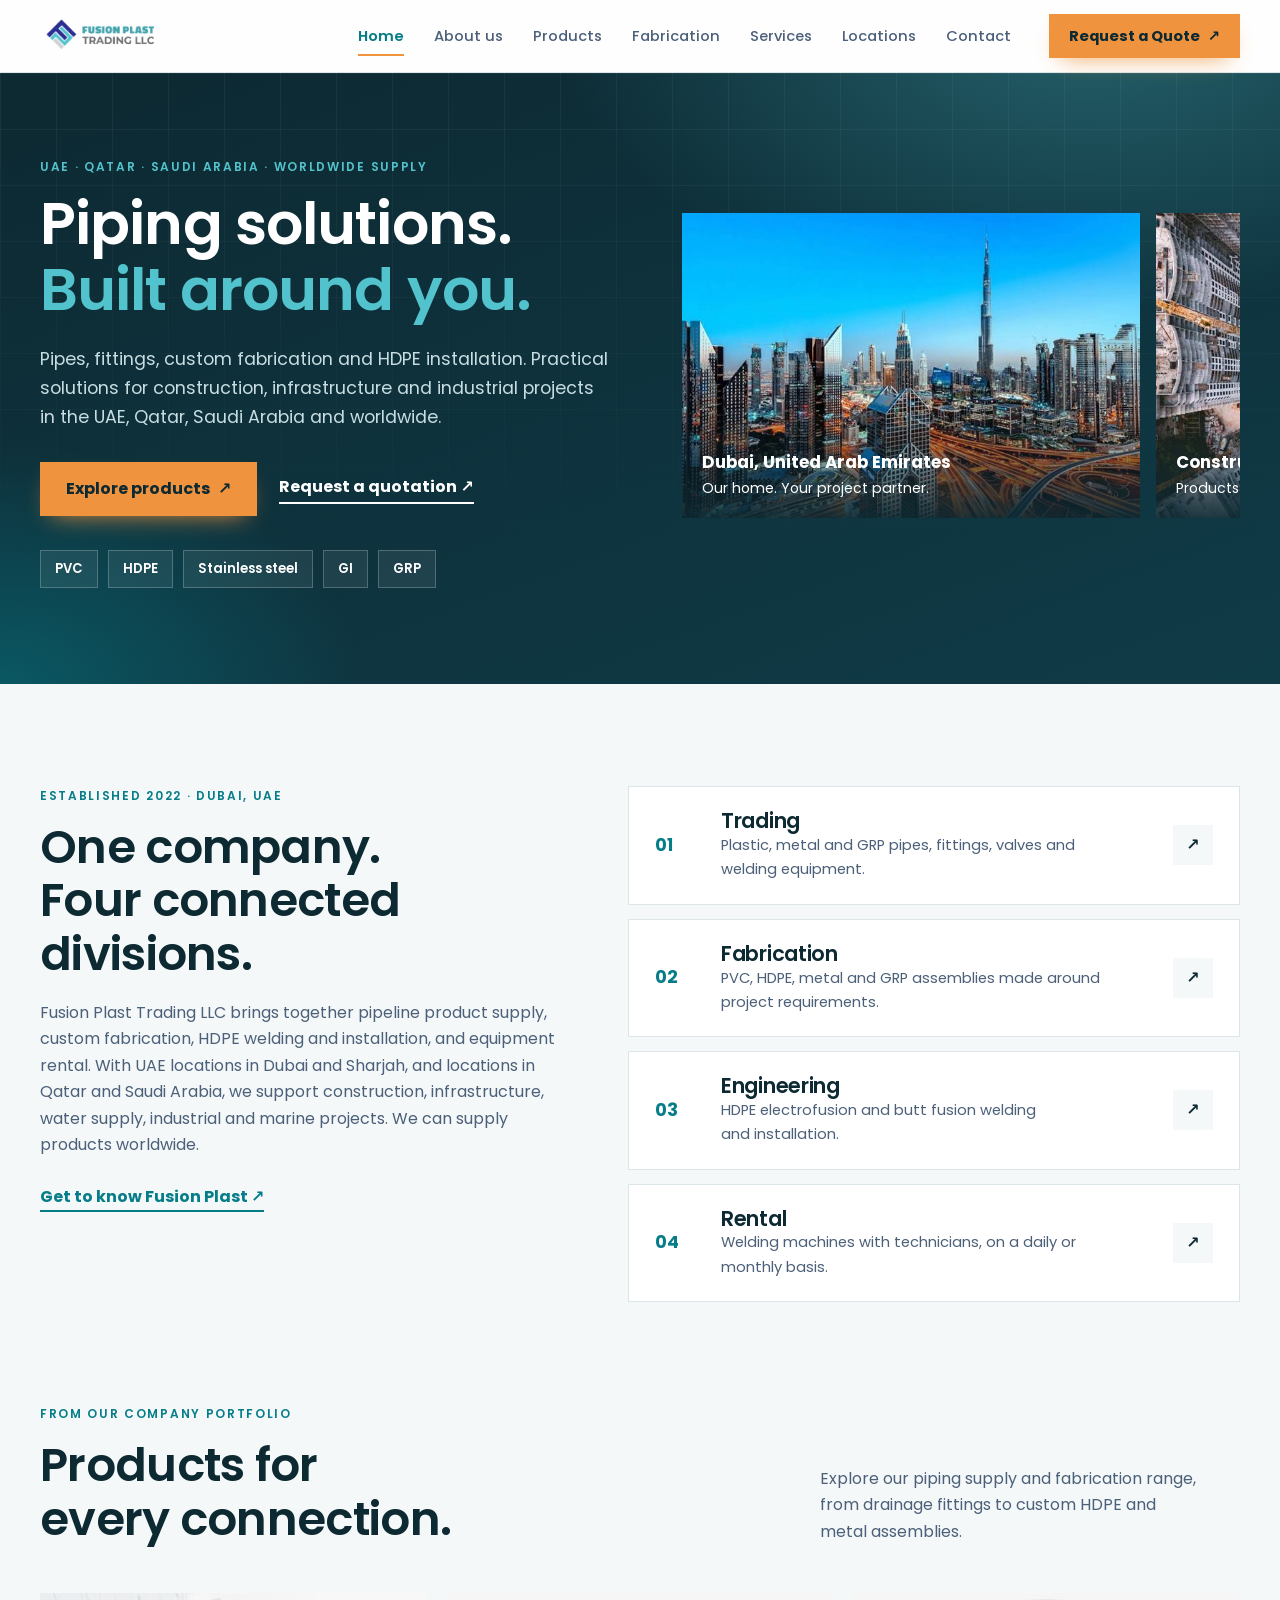
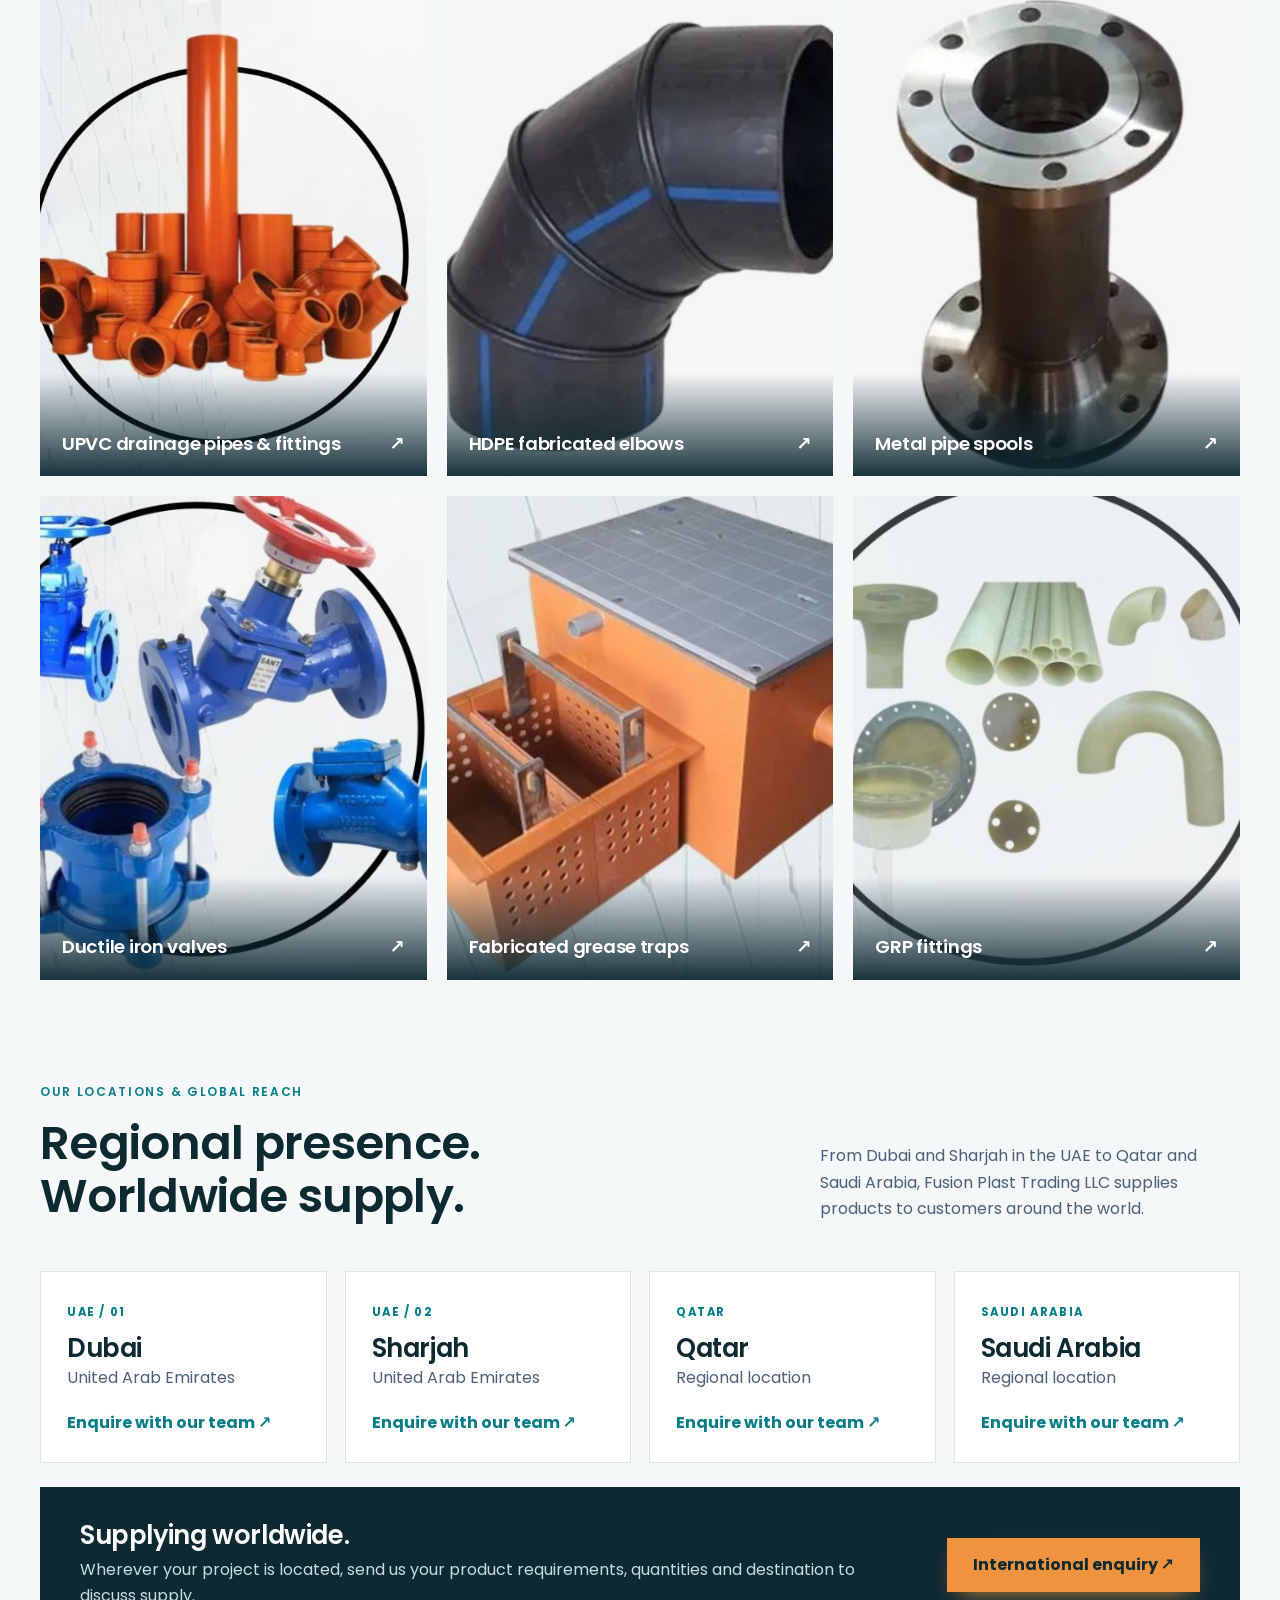
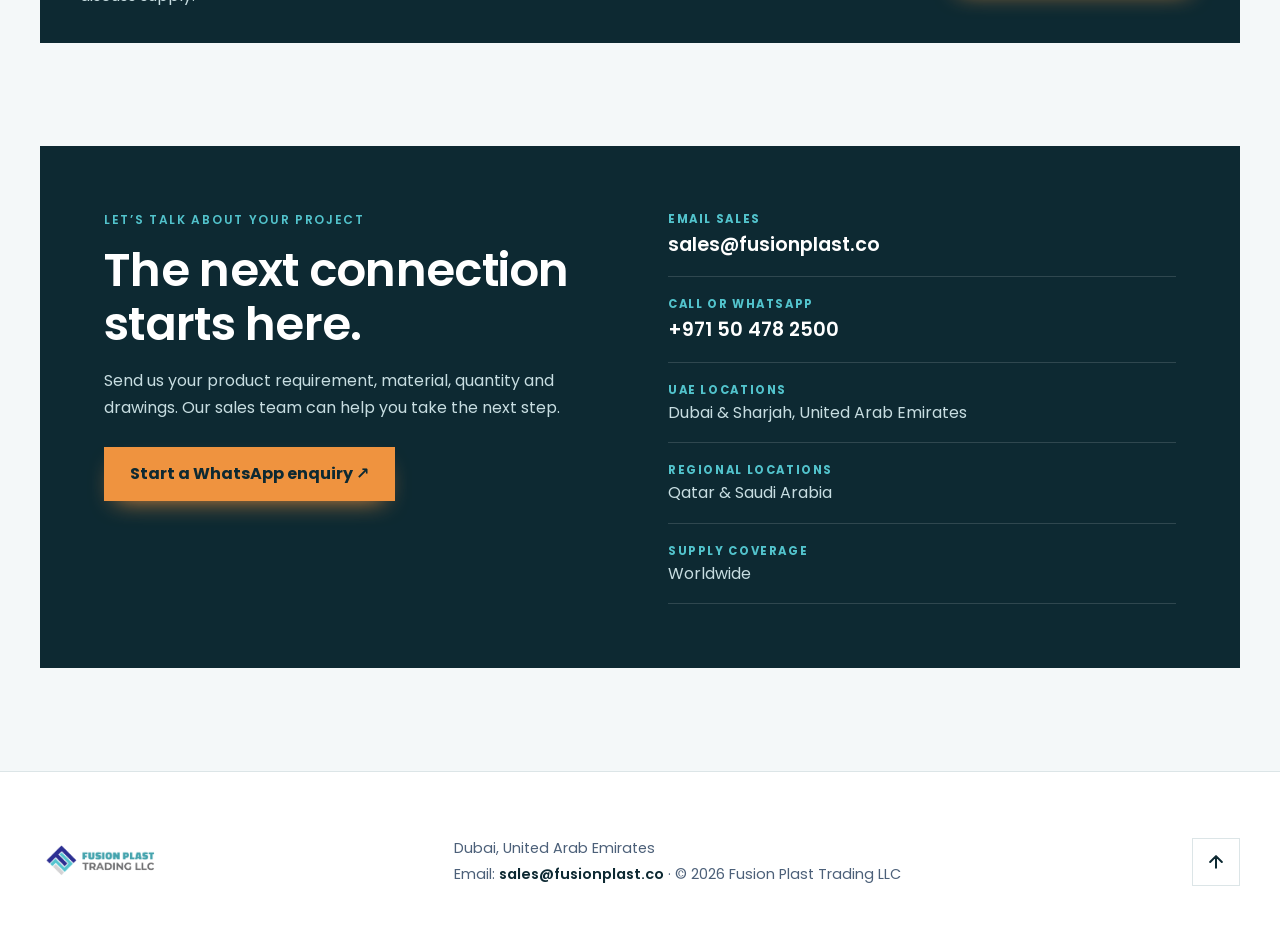
<file: index.html>
<!doctype html>
<html lang="en"><head><meta charset="utf-8"><meta name="viewport" content="width=device-width,initial-scale=1"><title>Fusion Plast Trading LLC | Piping & Fabrication Solutions</title><meta name="description" content="Fusion Plast Trading LLC supplies piping products, custom fabrication, HDPE installation and equipment rental. Dubai, Sharjah, Qatar, Saudi Arabia and worldwide supply."><meta name="theme-color" content="#0d2932"><meta property="og:title" content="Fusion Plast Trading LLC | Piping & Fabrication Solutions"><meta property="og:description" content="Fusion Plast Trading LLC supplies piping products, custom fabrication, HDPE installation and equipment rental. Dubai, Sharjah, Qatar, Saudi Arabia and worldwide supply."><meta property="og:image" content="assets/dubai-skyline.jpg"><link rel="icon" href="assets/logo.png"><link rel="preconnect" href="https://fonts.googleapis.com"><link rel="preconnect" href="https://fonts.gstatic.com" crossorigin><link href="https://fonts.googleapis.com/css2?family=Poppins:wght@400;500;600;700&display=swap" rel="stylesheet"><link rel="stylesheet" href="style.css"><script src="app.js" defer></script></head>
<body><div class="progress" aria-hidden="true"></div><a class="skip" href="#main">Skip to content</a>
<header><div class="nav wrap"><a href="index.html" aria-label="Fusion Plast home"><img class="logo" src="assets/logo.png" alt="Fusion Plast Trading LLC" width="593" height="201"></a><button class="menu-toggle" type="button" aria-expanded="false" aria-controls="nav" aria-label="Menu"><svg viewBox="0 0 24 24" aria-hidden="true"><path class="h" d="M4 7h16M4 12h16M4 17h16"/><path class="x" d="M6 6l12 12M18 6L6 18"/></svg></button><nav id="nav" aria-label="Main navigation"><a href="index.html" aria-current="page">Home</a><a href="about.html">About us</a><a href="products.html">Products</a><a href="fabrication.html">Fabrication</a><a href="services.html">Services</a><a href="index.html#locations">Locations</a><a href="index.html#contact">Contact</a></nav><a class="button small" href="https://wa.me/971504782500">Request a Quote <span aria-hidden="true">↗</span></a></div></header>
<main id="main"><section class="hero"><div class="wrap hero-grid"><div class="hero-copy"><p class="eyebrow">UAE · QATAR · SAUDI ARABIA · WORLDWIDE SUPPLY</p><h1>Piping solutions.<br><em>Built around you.</em></h1><p>Pipes, fittings, custom fabrication and HDPE installation. Practical solutions for construction, infrastructure and industrial projects in the UAE, Qatar, Saudi Arabia and worldwide.</p><div class="actions"><a class="button" href="products.html">Explore products <span aria-hidden="true">↗</span></a><a class="text-link light" href="#contact">Request a quotation ↗</a></div><div class="chips"><span>PVC</span><span>HDPE</span><span>Stainless steel</span><span>GI</span><span>GRP</span></div></div><div class="strip" tabindex="0" role="region" aria-label="Photo gallery"><figure><img src="assets/dubai-skyline.jpg" alt="Dubai, United Arab Emirates" loading="lazy"><figcaption><strong>Dubai, United Arab Emirates</strong><span>Our home. Your project partner.</span></figcaption></figure><figure><img src="assets/construction.jpg" alt="Construction &amp; infrastructure" loading="lazy"><figcaption><strong>Construction & infrastructure</strong><span>Products and services for project requirements.</span></figcaption></figure><figure><img src="assets/engineering-site.jpg" alt="HDPE installation" loading="lazy"><figcaption><strong>HDPE installation</strong><span>Welding and installation support from Fusion Plast.</span></figcaption></figure><figure><img src="assets/butt-fusion-rental.jpg" alt="Equipment &amp; site support" loading="lazy"><figcaption><strong>Equipment & site support</strong><span>Welding machines with skilled technicians.</span></figcaption></figure></div></div></section>
<section class="home-profile wrap rv"><div><p class="eyebrow">ESTABLISHED 2022 · DUBAI, UAE</p><h2>One company.<br>Four connected divisions.</h2><p>Fusion Plast Trading LLC brings together pipeline product supply, custom fabrication, HDPE welding and installation, and equipment rental. With UAE locations in Dubai and Sharjah, and locations in Qatar and Saudi Arabia, we support construction, infrastructure, water supply, industrial and marine projects. We can supply products worldwide.</p><a class="text-link" href="about.html">Get to know Fusion Plast ↗</a></div><div class="division-links"><a href="products.html"><span>01</span><div><h3>Trading</h3><p>Plastic, metal and GRP pipes, fittings, valves and welding equipment.</p></div><b>↗</b></a><a href="fabrication.html"><span>02</span><div><h3>Fabrication</h3><p>PVC, HDPE, metal and GRP assemblies made around project requirements.</p></div><b>↗</b></a><a href="services.html#engineering"><span>03</span><div><h3>Engineering</h3><p>HDPE electrofusion and butt fusion welding and installation.</p></div><b>↗</b></a><a href="services.html#rental"><span>04</span><div><h3>Rental</h3><p>Welding machines with technicians, on a daily or monthly basis.</p></div><b>↗</b></a></div></section><section class="wrap rv" id="products"><div class="section-heading"><div><p class="eyebrow">FROM OUR COMPANY PORTFOLIO</p><h2>Products for<br>every connection.</h2></div><p>Explore our piping supply and fabrication range, from drainage fittings to custom HDPE and metal assemblies.</p></div><div class="portfolio-grid"><a class="portfolio-item rv" href="products.html#plastic"><img src="assets/upvc-orange.jpg" alt="UPVC drainage pipes &amp; fittings" loading="lazy"><h3>UPVC drainage pipes & fittings <span>↗</span></h3></a><a class="portfolio-item rv" href="fabrication.html#hdpe"><img src="assets/hdpe-elbow.jpg" alt="HDPE fabricated elbows" loading="lazy"><h3>HDPE fabricated elbows <span>↗</span></h3></a><a class="portfolio-item rv" href="fabrication.html#steel"><img src="assets/pipe-spool.jpg" alt="Metal pipe spools" loading="lazy"><h3>Metal pipe spools <span>↗</span></h3></a><a class="portfolio-item rv" href="products.html#metal"><img src="assets/di-valves.jpg" alt="Ductile iron valves" loading="lazy"><h3>Ductile iron valves <span>↗</span></h3></a><a class="portfolio-item rv" href="fabrication.html#pvc"><img src="assets/grease-b.jpg" alt="Fabricated grease traps" loading="lazy"><h3>Fabricated grease traps <span>↗</span></h3></a><a class="portfolio-item rv" href="products.html#grp"><img src="assets/grp-fittings.jpg" alt="GRP fittings" loading="lazy"><h3>GRP fittings <span>↗</span></h3></a></div></section><section class="wrap rv" id="locations"><div class="section-heading"><div><p class="eyebrow">OUR LOCATIONS &amp; GLOBAL REACH</p><h2>Regional presence.<br>Worldwide supply.</h2></div><p>From Dubai and Sharjah in the UAE to Qatar and Saudi Arabia, Fusion Plast Trading LLC supplies products to customers around the world.</p></div><div class="location-cards"><article><span class="location-code">UAE / 01</span><h3>Dubai</h3><p>United Arab Emirates</p><a href="mailto:sales@fusionplast.co?subject=Dubai%20enquiry">Enquire with our team ↗</a></article><article><span class="location-code">UAE / 02</span><h3>Sharjah</h3><p>United Arab Emirates</p><a href="mailto:sales@fusionplast.co?subject=Sharjah%20enquiry">Enquire with our team ↗</a></article><article><span class="location-code">QATAR</span><h3>Qatar</h3><p>Regional location</p><a href="mailto:sales@fusionplast.co?subject=Qatar%20enquiry">Enquire with our team ↗</a></article><article><span class="location-code">SAUDI ARABIA</span><h3>Saudi Arabia</h3><p>Regional location</p><a href="mailto:sales@fusionplast.co?subject=Saudi%20Arabia%20enquiry">Enquire with our team ↗</a></article></div><div class="global-enquiry"><div><h3>Supplying worldwide.</h3><p>Wherever your project is located, send us your product requirements, quantities and destination to discuss supply.</p></div><a class="button" href="https://wa.me/971504782500?text=Hello%20Fusion%20Plast%2C%20I%20would%20like%20to%20discuss%20an%20international%20supply%20enquiry.">International enquiry ↗</a></div></section><section class="contact wrap rv" id="contact"><div><p class="eyebrow">LET’S TALK ABOUT YOUR PROJECT</p><h2>The next connection<br>starts here.</h2><p>Send us your product requirement, material, quantity and drawings. Our sales team can help you take the next step.</p><a class="button" href="https://wa.me/971504782500">Start a WhatsApp enquiry ↗</a></div><address><div><span>Email sales</span><a href="mailto:sales@fusionplast.co">sales@fusionplast.co</a></div><div><span>Call or WhatsApp</span><a href="tel:+971504782500">+971 50 478 2500</a></div><div><span>UAE locations</span><p>Dubai & Sharjah, United Arab Emirates</p></div><div><span>Regional locations</span><p>Qatar & Saudi Arabia</p></div><div><span>Supply coverage</span><p>Worldwide</p></div></address></section></main>
<footer><div class="wrap footer-inner"><img src="assets/logo.png" alt="Fusion Plast Trading LLC" width="593" height="201"><p>Dubai, United Arab Emirates<br>Email: <a href="mailto:sales@fusionplast.co">sales@fusionplast.co</a> · © 2026 Fusion Plast Trading LLC</p><a class="totop" href="#main" aria-label="Back to top"><svg viewBox="0 0 24 24" fill="none" stroke="currentColor" stroke-width="2.4" stroke-linecap="round" stroke-linejoin="round" aria-hidden="true"><path d="M12 19V5M5 12l7-7 7 7"/></svg></a></div></footer></body></html>
</file>
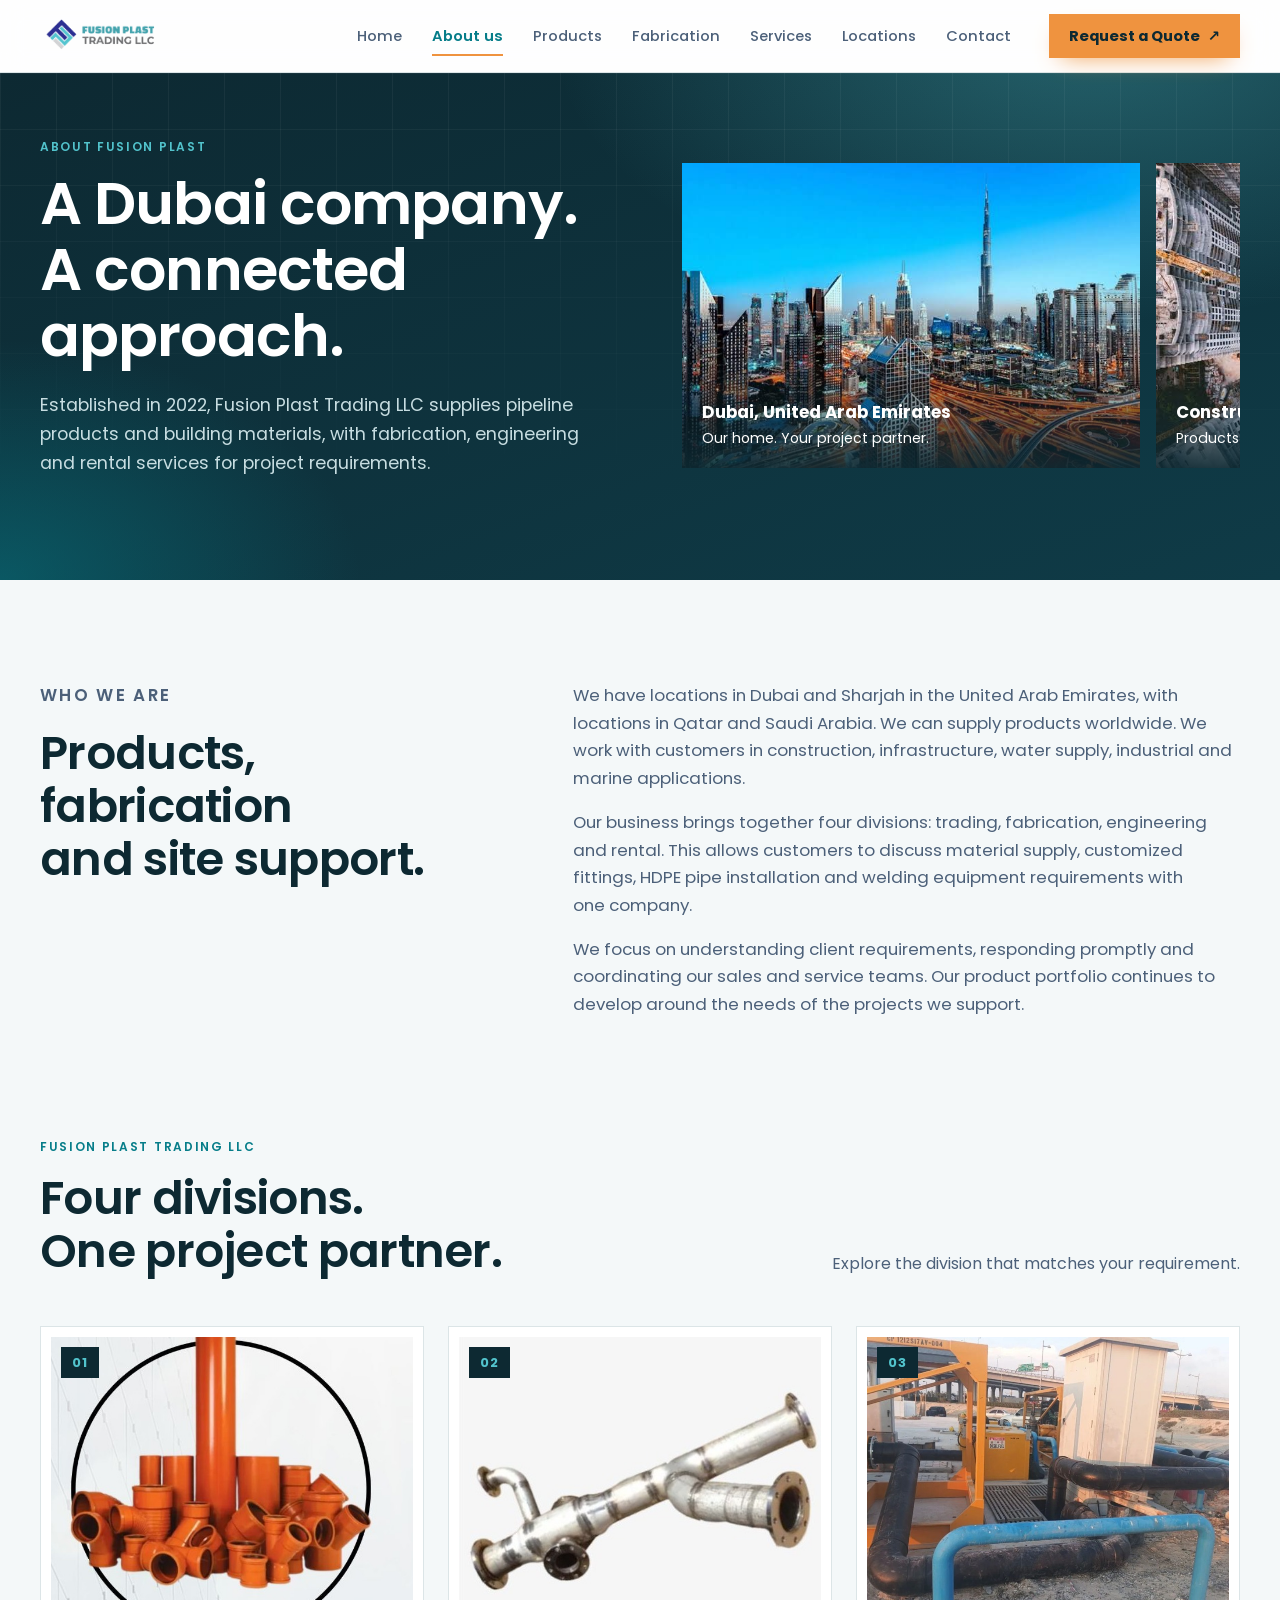
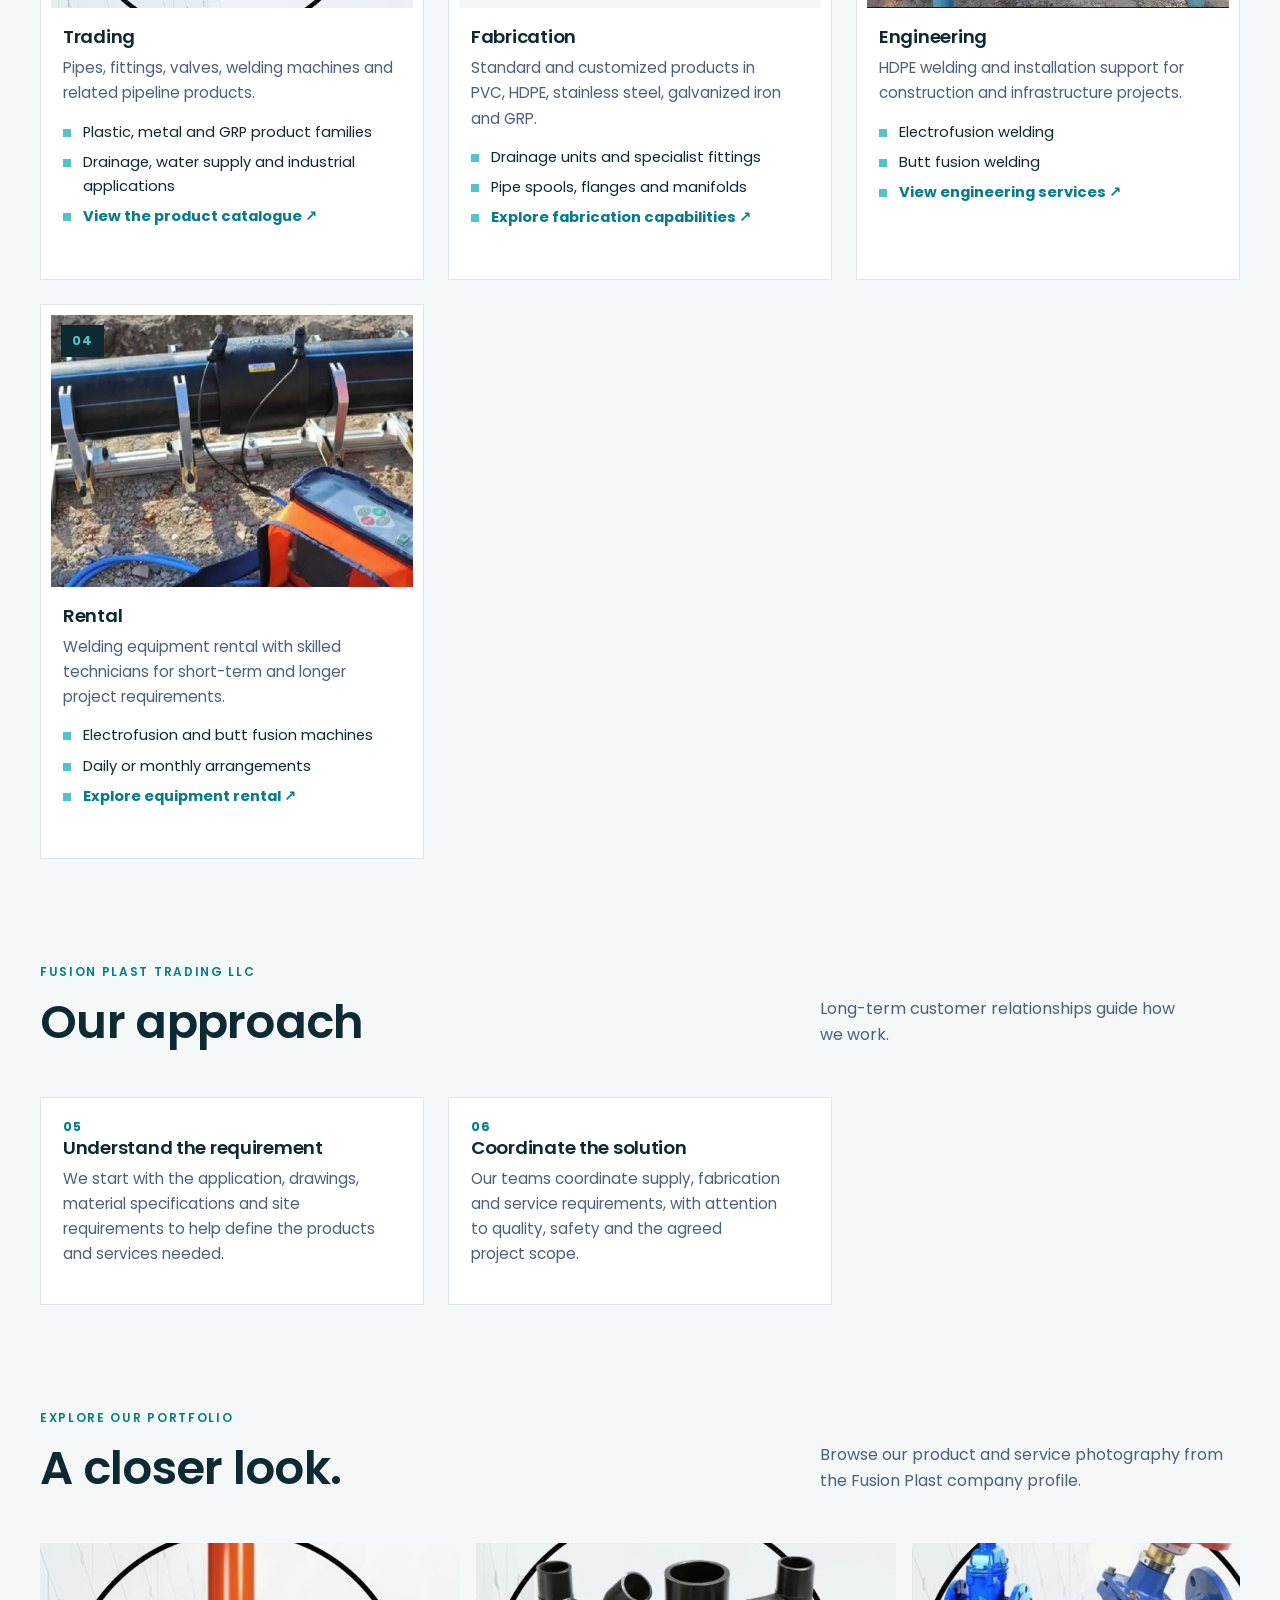
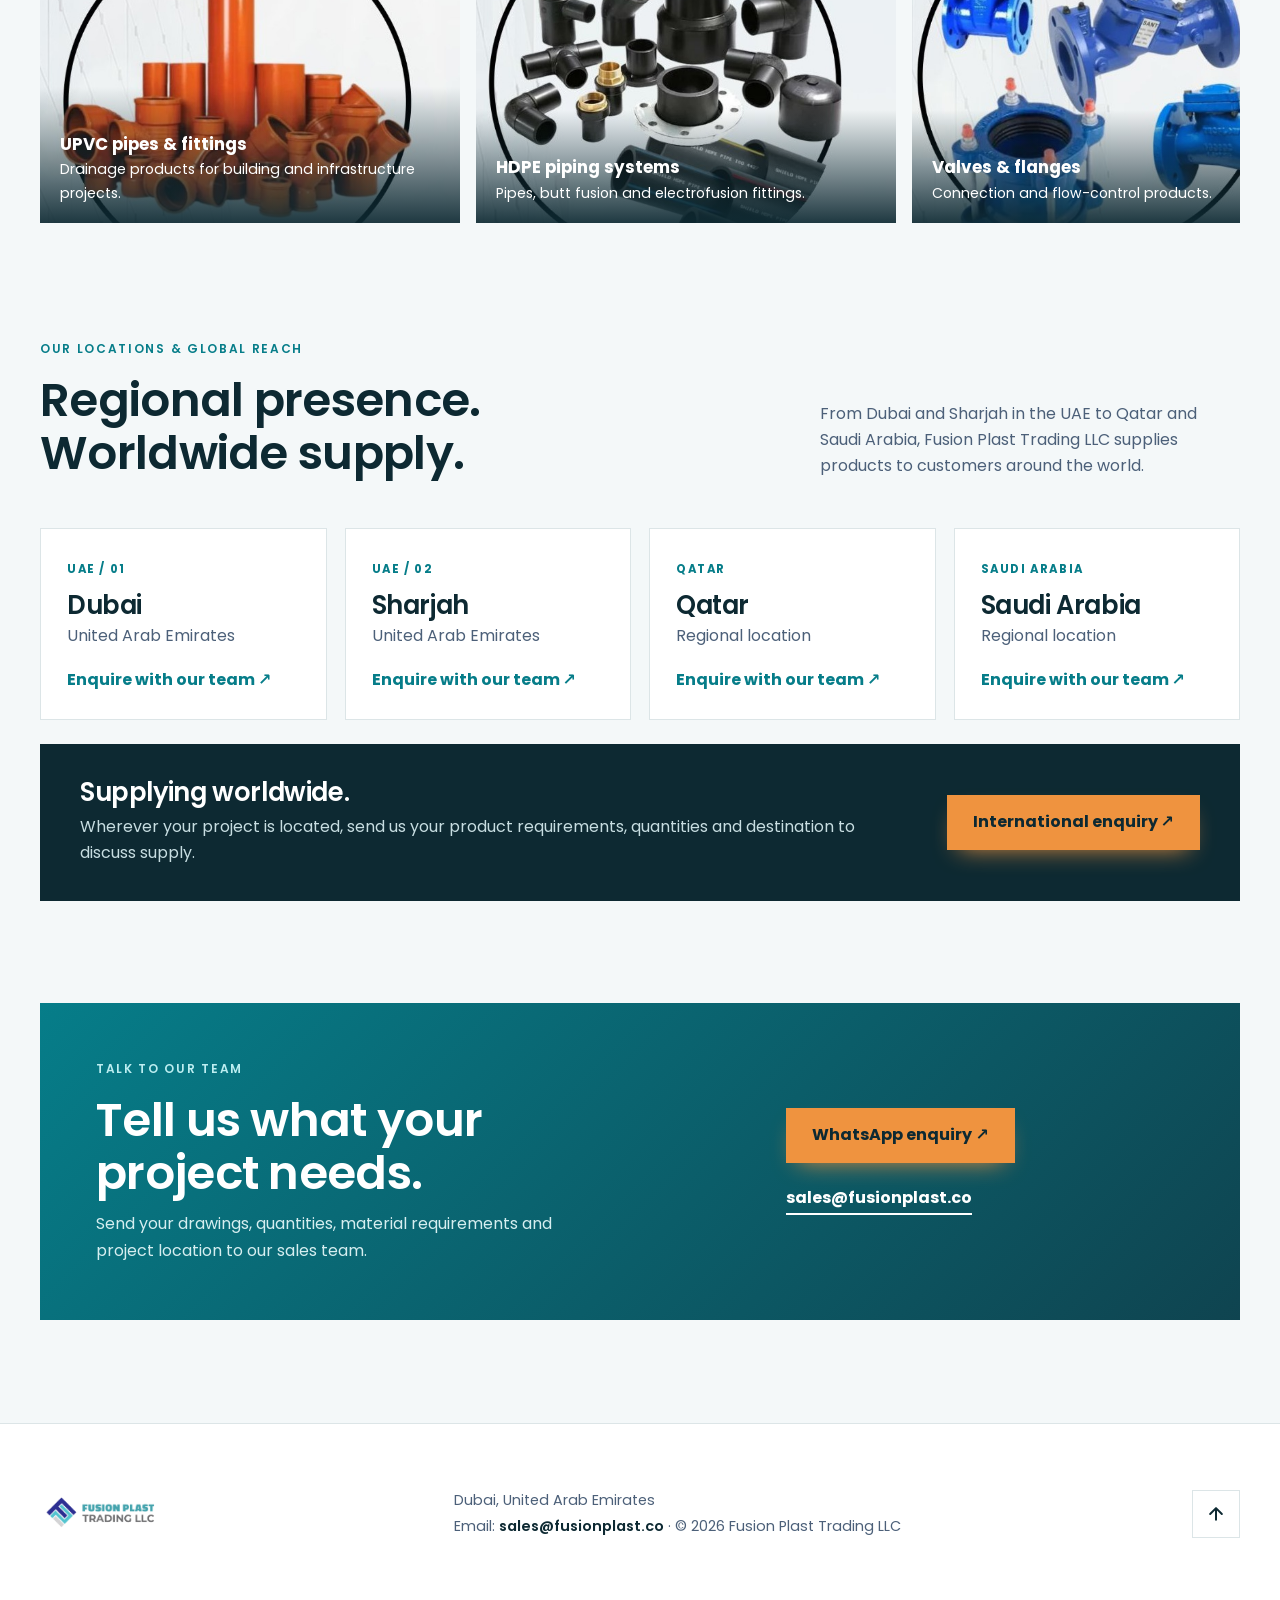
<file: about.html>
<!doctype html>
<html lang="en"><head><meta charset="utf-8"><meta name="viewport" content="width=device-width,initial-scale=1"><title>About us | Fusion Plast Trading LLC</title><meta name="description" content="Get to know Fusion Plast Trading LLC, established in 2022, with locations in the UAE, Qatar and Saudi Arabia and worldwide product supply."><meta name="theme-color" content="#0d2932"><meta property="og:title" content="About us | Fusion Plast Trading LLC"><meta property="og:description" content="Get to know Fusion Plast Trading LLC, established in 2022, with locations in the UAE, Qatar and Saudi Arabia and worldwide product supply."><meta property="og:image" content="assets/dubai-skyline.jpg"><link rel="icon" href="assets/logo.png"><link rel="preconnect" href="https://fonts.googleapis.com"><link rel="preconnect" href="https://fonts.gstatic.com" crossorigin><link href="https://fonts.googleapis.com/css2?family=Poppins:wght@400;500;600;700&display=swap" rel="stylesheet"><link rel="stylesheet" href="style.css"><script src="app.js" defer></script></head>
<body><div class="progress" aria-hidden="true"></div><a class="skip" href="#main">Skip to content</a>
<header><div class="nav wrap"><a href="index.html" aria-label="Fusion Plast home"><img class="logo" src="assets/logo.png" alt="Fusion Plast Trading LLC" width="593" height="201"></a><button class="menu-toggle" type="button" aria-expanded="false" aria-controls="nav" aria-label="Menu"><svg viewBox="0 0 24 24" aria-hidden="true"><path class="h" d="M4 7h16M4 12h16M4 17h16"/><path class="x" d="M6 6l12 12M18 6L6 18"/></svg></button><nav id="nav" aria-label="Main navigation"><a href="index.html">Home</a><a href="about.html" aria-current="page">About us</a><a href="products.html">Products</a><a href="fabrication.html">Fabrication</a><a href="services.html">Services</a><a href="index.html#locations">Locations</a><a href="index.html#contact">Contact</a></nav><a class="button small" href="https://wa.me/971504782500">Request a Quote <span aria-hidden="true">↗</span></a></div></header>
<main id="main"><section class="inner-hero"><div class="wrap hero-grid"><div><p class="eyebrow">ABOUT FUSION PLAST</p><h1>A Dubai company.<br>A connected approach.</h1><p>Established in 2022, Fusion Plast Trading LLC supplies pipeline products and building materials, with fabrication, engineering and rental services for project requirements.</p></div><div class="strip" tabindex="0" role="region" aria-label="Photo gallery"><figure><img src="assets/dubai-skyline.jpg" alt="Dubai, United Arab Emirates" loading="lazy"><figcaption><strong>Dubai, United Arab Emirates</strong><span>Our home. Your project partner.</span></figcaption></figure><figure><img src="assets/construction.jpg" alt="Construction &amp; infrastructure" loading="lazy"><figcaption><strong>Construction & infrastructure</strong><span>Products and services for project requirements.</span></figcaption></figure><figure><img src="assets/engineering-site.jpg" alt="HDPE installation" loading="lazy"><figcaption><strong>HDPE installation</strong><span>Welding and installation support from Fusion Plast.</span></figcaption></figure><figure><img src="assets/butt-fusion-rental.jpg" alt="Equipment &amp; site support" loading="lazy"><figcaption><strong>Equipment & site support</strong><span>Welding machines with skilled technicians.</span></figcaption></figure></div></div></section><section class="about-story wrap rv"><div><p class="eyebrow">WHO WE ARE</p><h2>Products, fabrication<br>and site support.</h2></div><div><p>We have locations in Dubai and Sharjah in the United Arab Emirates, with locations in Qatar and Saudi Arabia. We can supply products worldwide. We work with customers in construction, infrastructure, water supply, industrial and marine applications.</p><p>Our business brings together four divisions: trading, fabrication, engineering and rental. This allows customers to discuss material supply, customized fittings, HDPE pipe installation and welding equipment requirements with one company.</p><p>We focus on understanding client requirements, responding promptly and coordinating our sales and service teams. Our product portfolio continues to develop around the needs of the projects we support.</p></div></section><section class="catalog-section wrap rv" id="divisions"><div class="section-heading"><div><p class="eyebrow">FUSION PLAST TRADING LLC</p><h2>Four divisions.<br>One project partner.</h2></div><p>Explore the division that matches your requirement.</p></div><div class="detail-grid"><article class="detail-card rv"><span class="card-marker" aria-hidden="true">01</span><div class="catalog-photo"><img src="assets/upvc-orange.jpg" alt="Trading from the Fusion Plast company profile" loading="lazy"></div><h3>Trading</h3><p>Pipes, fittings, valves, welding machines and related pipeline products.</p><ul><li>Plastic, metal and GRP product families</li><li>Drainage, water supply and industrial applications</li><li><a href="products.html">View the product catalogue ↗</a></li></ul></article><article class="detail-card rv"><span class="card-marker" aria-hidden="true">02</span><div class="catalog-photo"><img src="assets/custom-welding.jpg" alt="Fabrication from the Fusion Plast company profile" loading="lazy"></div><h3>Fabrication</h3><p>Standard and customized products in PVC, HDPE, stainless steel, galvanized iron and GRP.</p><ul><li>Drainage units and specialist fittings</li><li>Pipe spools, flanges and manifolds</li><li><a href="fabrication.html">Explore fabrication capabilities ↗</a></li></ul></article><article class="detail-card rv"><span class="card-marker" aria-hidden="true">03</span><div class="catalog-photo"><img src="assets/engineering-site.jpg" alt="Engineering from the Fusion Plast company profile" loading="lazy"></div><h3>Engineering</h3><p>HDPE welding and installation support for construction and infrastructure projects.</p><ul><li>Electrofusion welding</li><li>Butt fusion welding</li><li><a href="services.html#engineering">View engineering services ↗</a></li></ul></article><article class="detail-card rv"><span class="card-marker" aria-hidden="true">04</span><div class="catalog-photo"><img src="assets/electrofusion-rental.jpg" alt="Rental from the Fusion Plast company profile" loading="lazy"></div><h3>Rental</h3><p>Welding equipment rental with skilled technicians for short-term and longer project requirements.</p><ul><li>Electrofusion and butt fusion machines</li><li>Daily or monthly arrangements</li><li><a href="services.html#rental">Explore equipment rental ↗</a></li></ul></article></div></section><section class="catalog-section wrap rv" id="approach"><div class="section-heading"><div><p class="eyebrow">FUSION PLAST TRADING LLC</p><h2>Our approach</h2></div><p>Long-term customer relationships guide how we work.</p></div><div class="detail-grid"><article class="detail-card rv"><span class="card-marker" aria-hidden="true">05</span><h3>Understand the requirement</h3><p>We start with the application, drawings, material specifications and site requirements to help define the products and services needed.</p></article><article class="detail-card rv"><span class="card-marker" aria-hidden="true">06</span><h3>Coordinate the solution</h3><p>Our teams coordinate supply, fabrication and service requirements, with attention to quality, safety and the agreed project scope.</p></article></div></section><section class="showcase wrap rv"><div class="section-heading"><div><p class="eyebrow">EXPLORE OUR PORTFOLIO</p><h2>A closer look.</h2></div><p>Browse our product and service photography from the Fusion Plast company profile.</p></div><div class="strip" tabindex="0" role="region" aria-label="Photo gallery"><figure><img src="assets/upvc-orange.jpg" alt="UPVC pipes &amp; fittings" loading="lazy"><figcaption><strong>UPVC pipes & fittings</strong><span>Drainage products for building and infrastructure projects.</span></figcaption></figure><figure><img src="assets/hdpe-butt.jpg" alt="HDPE piping systems" loading="lazy"><figcaption><strong>HDPE piping systems</strong><span>Pipes, butt fusion and electrofusion fittings.</span></figcaption></figure><figure><img src="assets/di-valves.jpg" alt="Valves &amp; flanges" loading="lazy"><figcaption><strong>Valves & flanges</strong><span>Connection and flow-control products.</span></figcaption></figure><figure><img src="assets/custom-welding.jpg" alt="Custom metal fabrication" loading="lazy"><figcaption><strong>Custom metal fabrication</strong><span>Assemblies made to your drawings.</span></figcaption></figure><figure><img src="assets/ppr.jpg" alt="PP-R piping" loading="lazy"><figcaption><strong>PP-R piping</strong><span>Hot and cold water piping products.</span></figcaption></figure><figure><img src="assets/grp-fittings.jpg" alt="GRP products" loading="lazy"><figcaption><strong>GRP products</strong><span>Composite fittings for project applications.</span></figcaption></figure></div></section><section class="wrap rv rv" id="locations"><div class="section-heading"><div><p class="eyebrow">OUR LOCATIONS &amp; GLOBAL REACH</p><h2>Regional presence.<br>Worldwide supply.</h2></div><p>From Dubai and Sharjah in the UAE to Qatar and Saudi Arabia, Fusion Plast Trading LLC supplies products to customers around the world.</p></div><div class="location-cards"><article><span class="location-code">UAE / 01</span><h3>Dubai</h3><p>United Arab Emirates</p><a href="mailto:sales@fusionplast.co?subject=Dubai%20enquiry">Enquire with our team ↗</a></article><article><span class="location-code">UAE / 02</span><h3>Sharjah</h3><p>United Arab Emirates</p><a href="mailto:sales@fusionplast.co?subject=Sharjah%20enquiry">Enquire with our team ↗</a></article><article><span class="location-code">QATAR</span><h3>Qatar</h3><p>Regional location</p><a href="mailto:sales@fusionplast.co?subject=Qatar%20enquiry">Enquire with our team ↗</a></article><article><span class="location-code">SAUDI ARABIA</span><h3>Saudi Arabia</h3><p>Regional location</p><a href="mailto:sales@fusionplast.co?subject=Saudi%20Arabia%20enquiry">Enquire with our team ↗</a></article></div><div class="global-enquiry"><div><h3>Supplying worldwide.</h3><p>Wherever your project is located, send us your product requirements, quantities and destination to discuss supply.</p></div><a class="button" href="https://wa.me/971504782500?text=Hello%20Fusion%20Plast%2C%20I%20would%20like%20to%20discuss%20an%20international%20supply%20enquiry.">International enquiry ↗</a></div></section><section class="page-cta wrap rv"><div><p class="eyebrow">TALK TO OUR TEAM</p><h2>Tell us what your project needs.</h2><p>Send your drawings, quantities, material requirements and project location to our sales team.</p></div><div class="actions"><a class="button" href="https://wa.me/971504782500">WhatsApp enquiry ↗</a><a class="text-link" href="mailto:sales@fusionplast.co">sales@fusionplast.co</a></div></section></main>
<footer><div class="wrap footer-inner"><img src="assets/logo.png" alt="Fusion Plast Trading LLC" width="593" height="201"><p>Dubai, United Arab Emirates<br>Email: <a href="mailto:sales@fusionplast.co">sales@fusionplast.co</a> · © 2026 Fusion Plast Trading LLC</p><a class="totop" href="#main" aria-label="Back to top"><svg viewBox="0 0 24 24" fill="none" stroke="currentColor" stroke-width="2.4" stroke-linecap="round" stroke-linejoin="round" aria-hidden="true"><path d="M12 19V5M5 12l7-7 7 7"/></svg></a></div></footer></body></html>
</file>
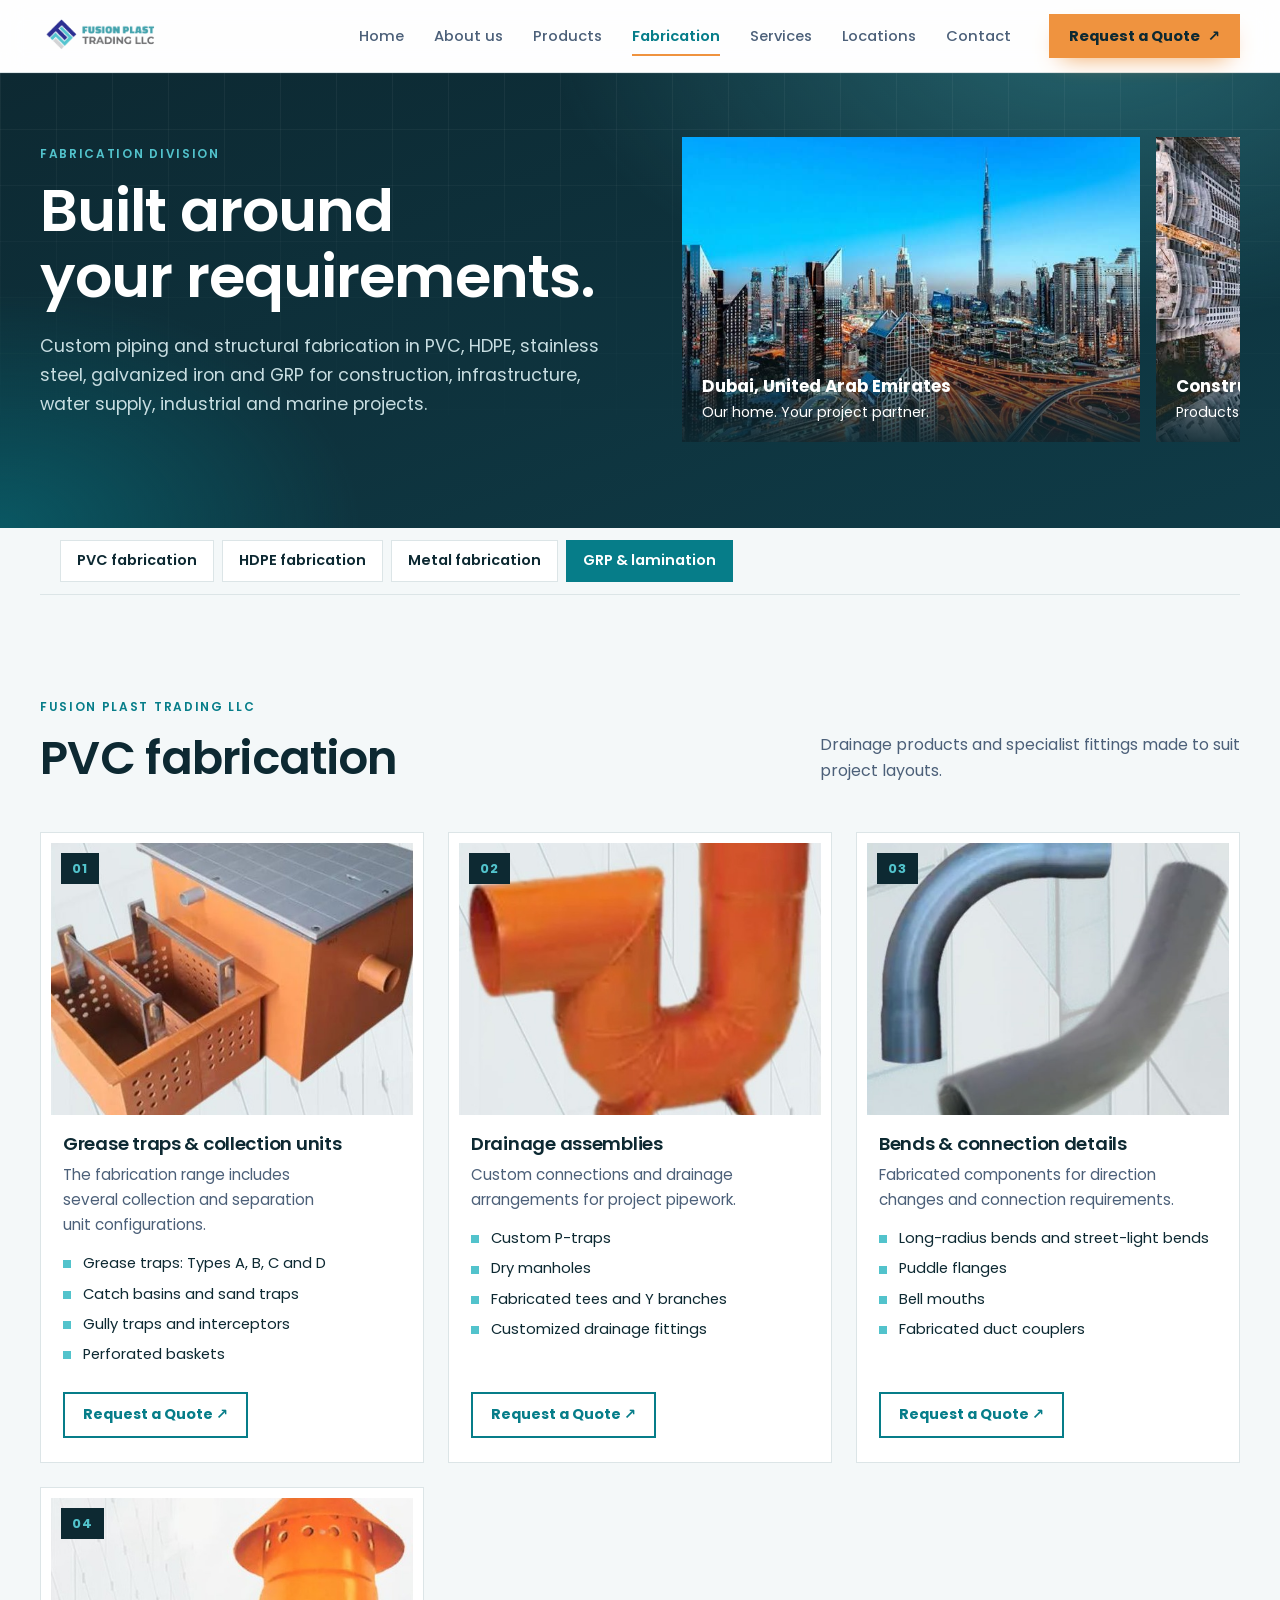
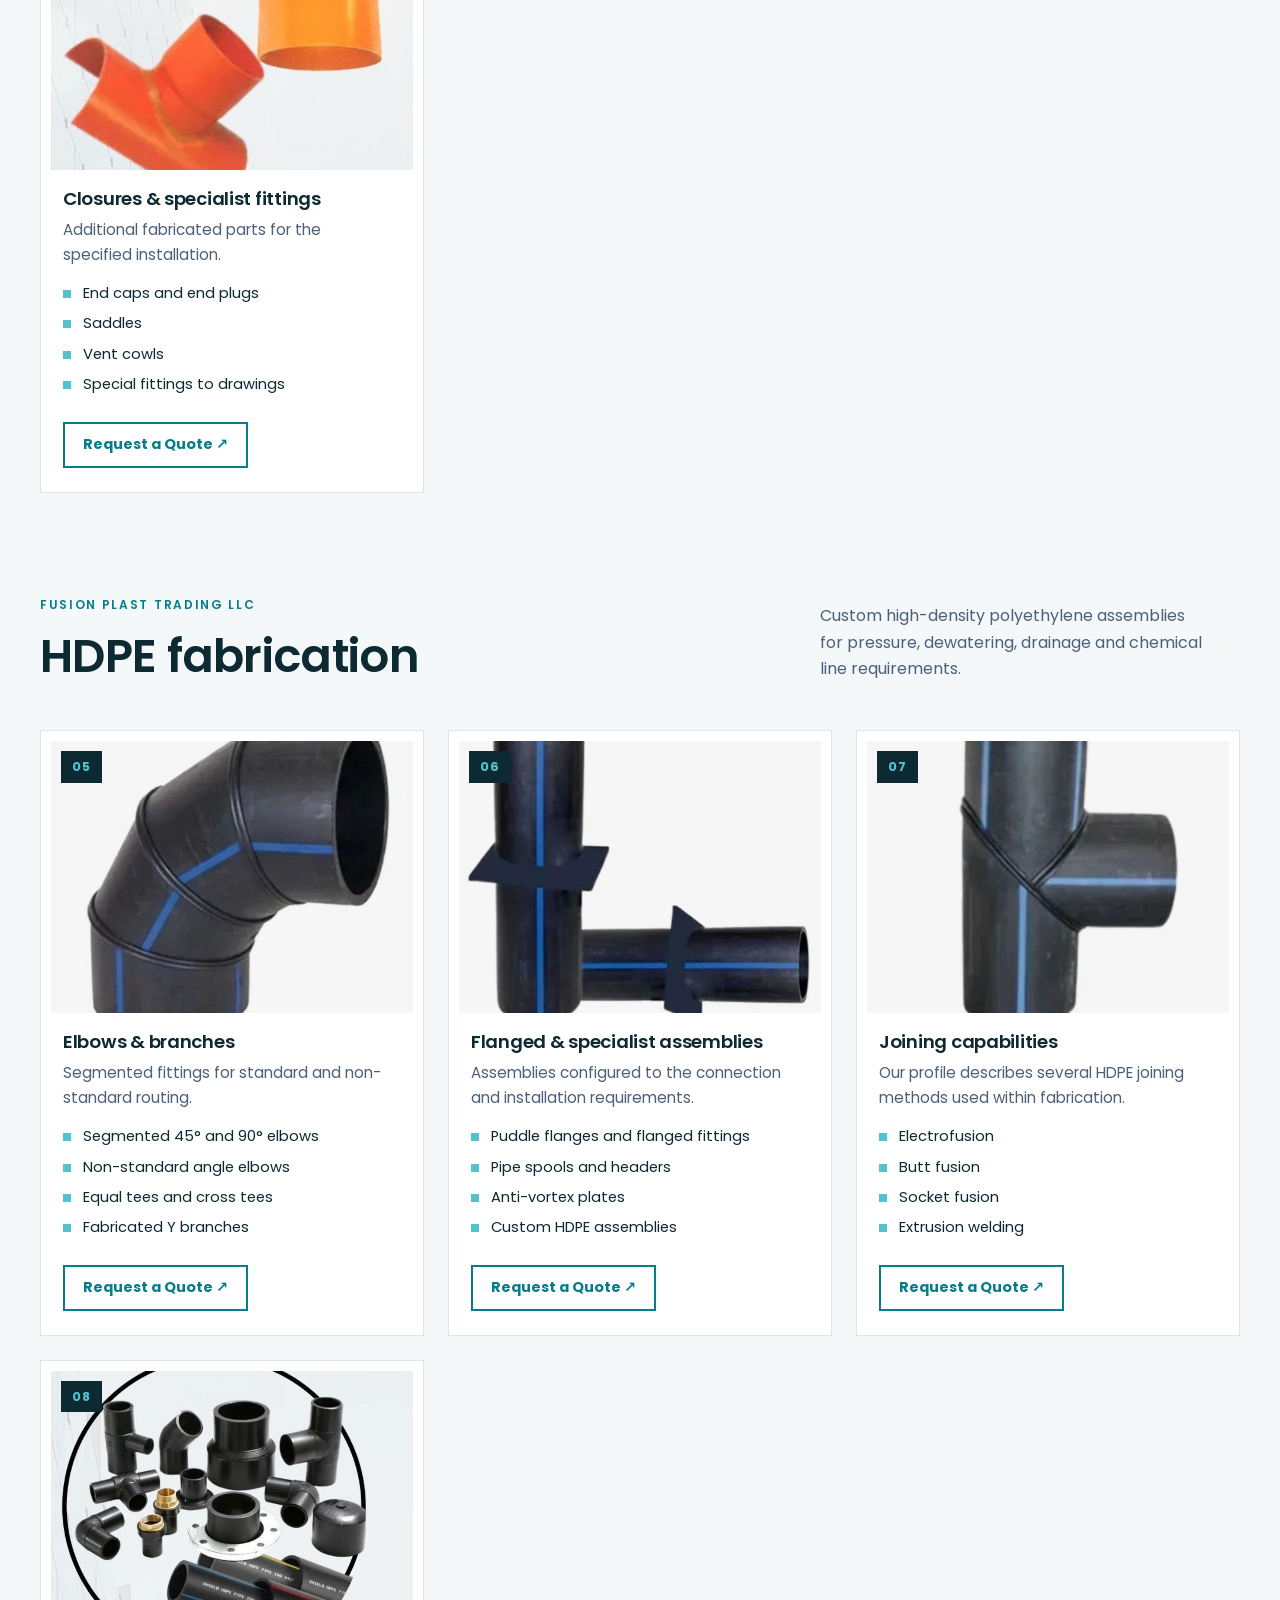
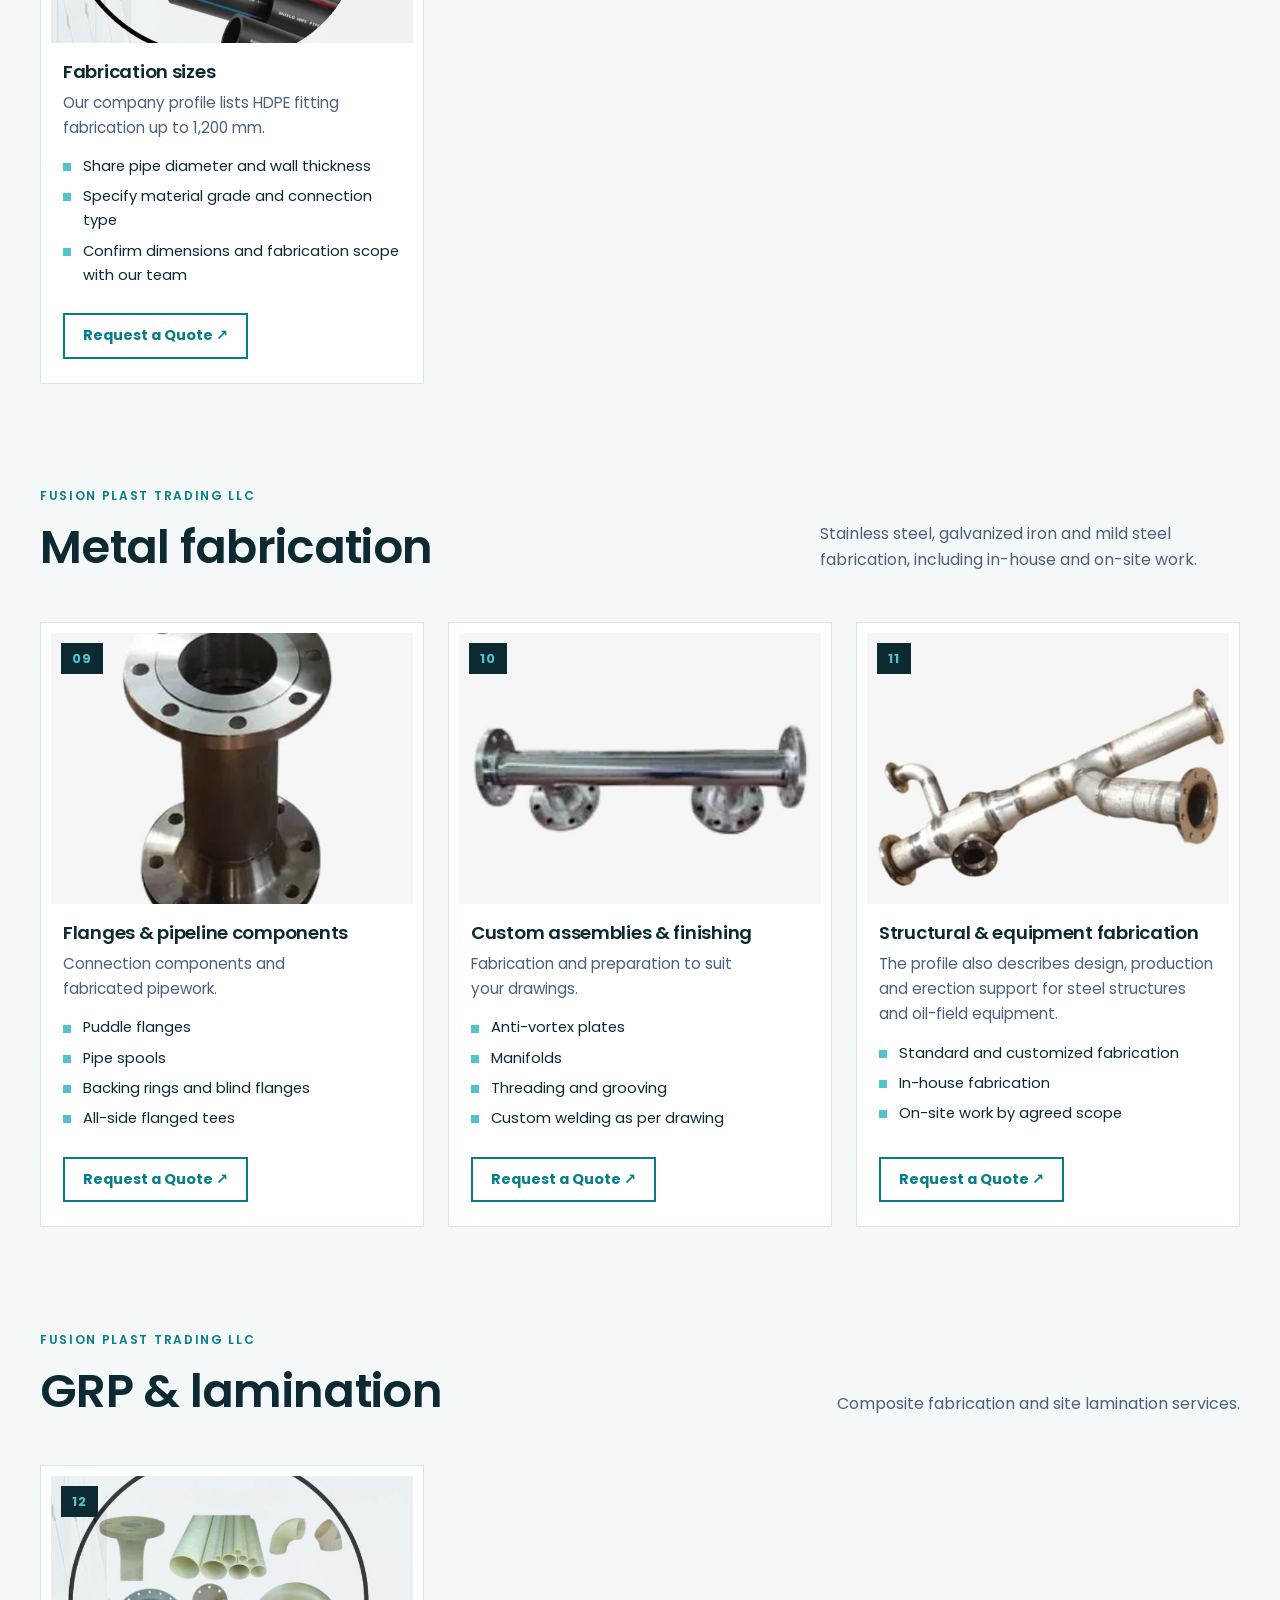
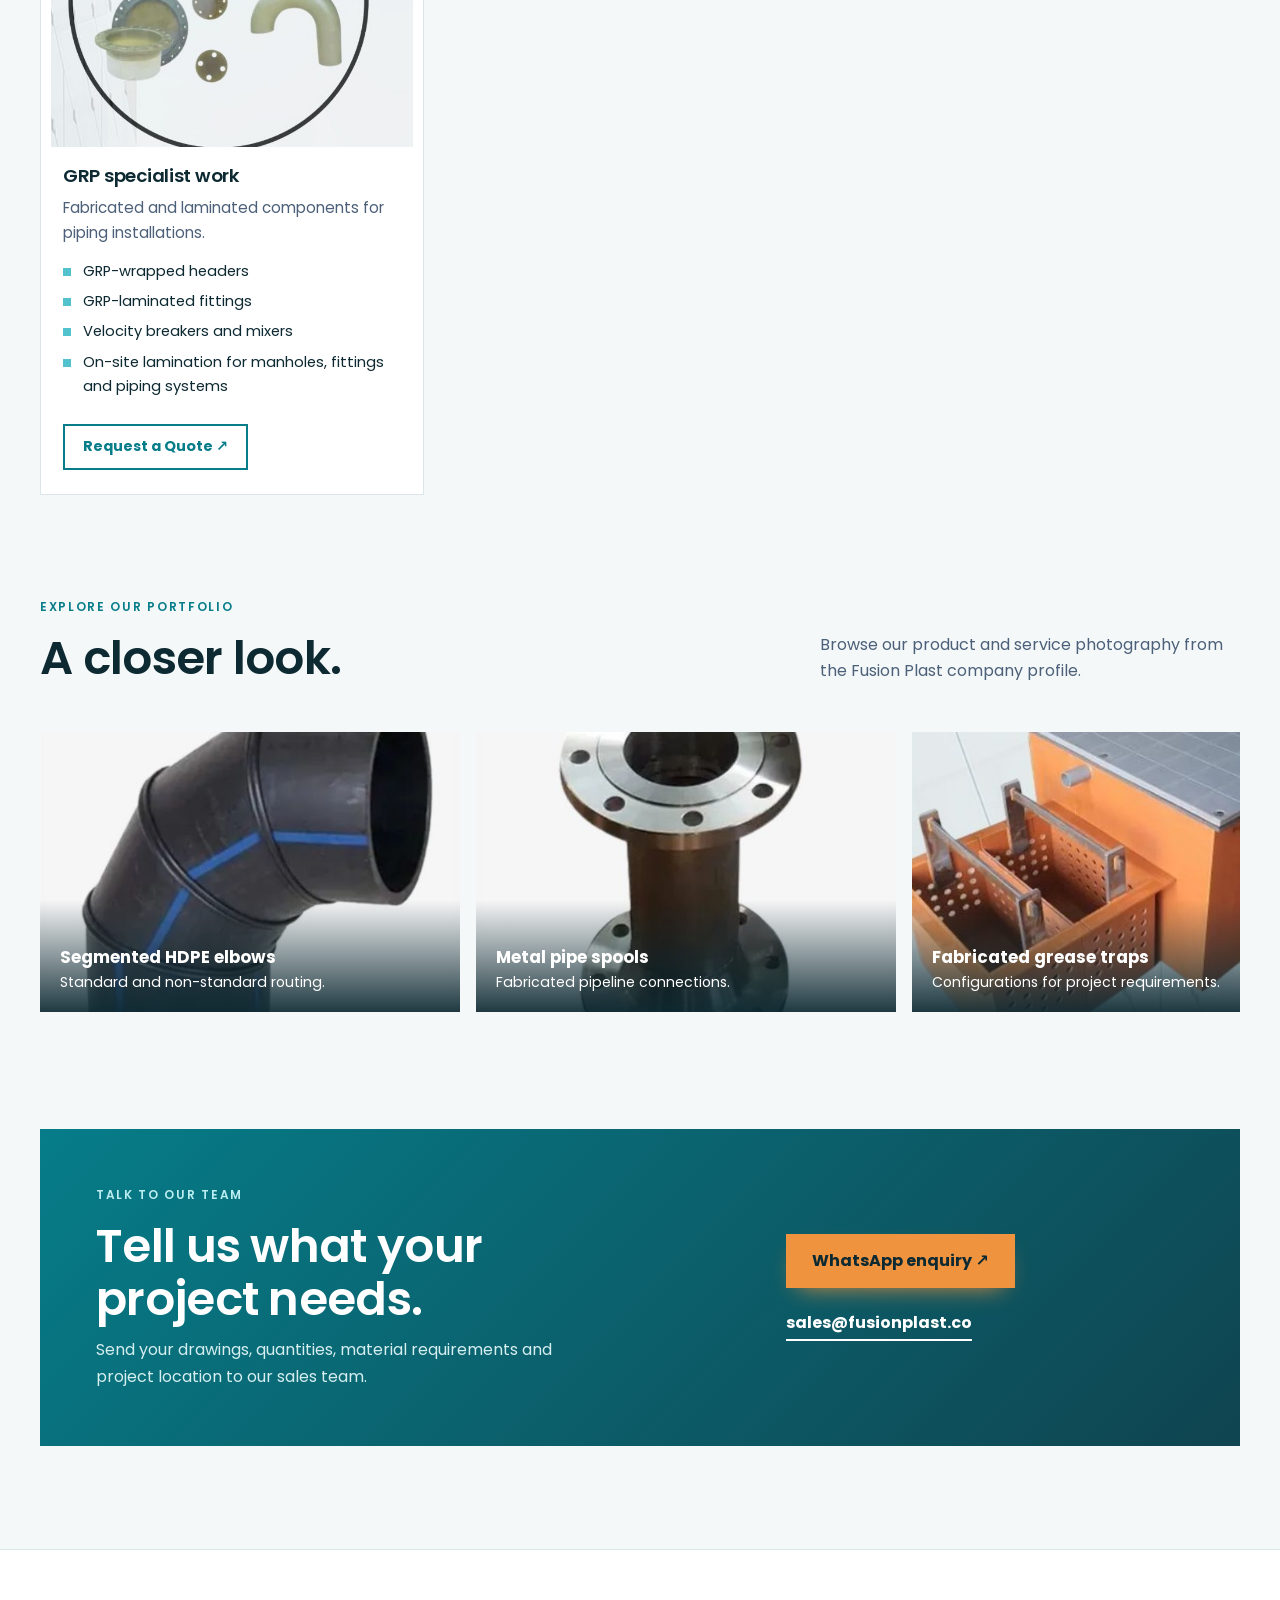
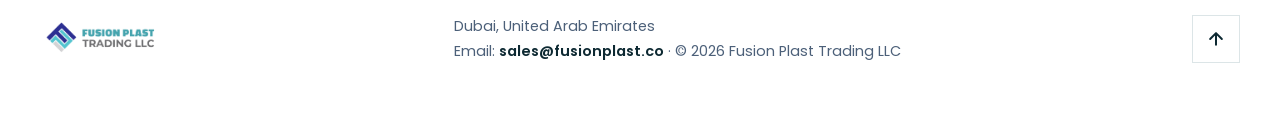
<file: fabrication.html>
<!doctype html>
<html lang="en"><head><meta charset="utf-8"><meta name="viewport" content="width=device-width,initial-scale=1"><title>Custom fabrication | Fusion Plast Trading LLC</title><meta name="description" content="PVC, HDPE, metal and GRP fabrication from Fusion Plast: grease traps, elbows, pipe spools, flanges, manifolds and custom assemblies."><meta name="theme-color" content="#0d2932"><meta property="og:title" content="Custom fabrication | Fusion Plast Trading LLC"><meta property="og:description" content="PVC, HDPE, metal and GRP fabrication from Fusion Plast: grease traps, elbows, pipe spools, flanges, manifolds and custom assemblies."><meta property="og:image" content="assets/dubai-skyline.jpg"><link rel="icon" href="assets/logo.png"><link rel="preconnect" href="https://fonts.googleapis.com"><link rel="preconnect" href="https://fonts.gstatic.com" crossorigin><link href="https://fonts.googleapis.com/css2?family=Poppins:wght@400;500;600;700&display=swap" rel="stylesheet"><link rel="stylesheet" href="style.css"><script src="app.js" defer></script></head>
<body><div class="progress" aria-hidden="true"></div><a class="skip" href="#main">Skip to content</a>
<header><div class="nav wrap"><a href="index.html" aria-label="Fusion Plast home"><img class="logo" src="assets/logo.png" alt="Fusion Plast Trading LLC" width="593" height="201"></a><button class="menu-toggle" type="button" aria-expanded="false" aria-controls="nav" aria-label="Menu"><svg viewBox="0 0 24 24" aria-hidden="true"><path class="h" d="M4 7h16M4 12h16M4 17h16"/><path class="x" d="M6 6l12 12M18 6L6 18"/></svg></button><nav id="nav" aria-label="Main navigation"><a href="index.html">Home</a><a href="about.html">About us</a><a href="products.html">Products</a><a href="fabrication.html" aria-current="page">Fabrication</a><a href="services.html">Services</a><a href="index.html#locations">Locations</a><a href="index.html#contact">Contact</a></nav><a class="button small" href="https://wa.me/971504782500">Request a Quote <span aria-hidden="true">↗</span></a></div></header>
<main id="main"><section class="inner-hero"><div class="wrap hero-grid"><div><p class="eyebrow">FABRICATION DIVISION</p><h1>Built around<br>your requirements.</h1><p>Custom piping and structural fabrication in PVC, HDPE, stainless steel, galvanized iron and GRP for construction, infrastructure, water supply, industrial and marine projects.</p></div><div class="strip" tabindex="0" role="region" aria-label="Photo gallery"><figure><img src="assets/dubai-skyline.jpg" alt="Dubai, United Arab Emirates" loading="lazy"><figcaption><strong>Dubai, United Arab Emirates</strong><span>Our home. Your project partner.</span></figcaption></figure><figure><img src="assets/construction.jpg" alt="Construction &amp; infrastructure" loading="lazy"><figcaption><strong>Construction & infrastructure</strong><span>Products and services for project requirements.</span></figcaption></figure><figure><img src="assets/engineering-site.jpg" alt="HDPE installation" loading="lazy"><figcaption><strong>HDPE installation</strong><span>Welding and installation support from Fusion Plast.</span></figcaption></figure><figure><img src="assets/butt-fusion-rental.jpg" alt="Equipment &amp; site support" loading="lazy"><figcaption><strong>Equipment & site support</strong><span>Welding machines with skilled technicians.</span></figcaption></figure></div></div></section><div class="jump-nav wrap"><a href="#pvc">PVC fabrication</a><a href="#hdpe">HDPE fabrication</a><a href="#steel">Metal fabrication</a><a href="#lamination">GRP & lamination</a></div><section class="catalog-section wrap rv" id="pvc"><div class="section-heading"><div><p class="eyebrow">FUSION PLAST TRADING LLC</p><h2>PVC fabrication</h2></div><p>Drainage products and specialist fittings made to suit project layouts.</p></div><div class="detail-grid"><article class="detail-card rv"><span class="card-marker" aria-hidden="true">01</span><div class="catalog-photo"><img src="assets/grease-b.jpg" alt="Grease traps &amp; collection units from the Fusion Plast company profile" loading="lazy"></div><h3>Grease traps & collection units</h3><p>The fabrication range includes several collection and separation unit configurations.</p><ul><li>Grease traps: Types A, B, C and D</li><li>Catch basins and sand traps</li><li>Gully traps and interceptors</li><li>Perforated baskets</li></ul><a class="product-quote" href="https://wa.me/971504782500?text=Hello%20Fusion%20Plast%2C%20I%20would%20like%20a%20quotation%20for%20Grease%20traps%20%26%20collection%20units.%20My%20required%20quantity%2C%20specifications%20and%20delivery%20location%20are%3A%20">Request a Quote <span aria-hidden="true">↗</span></a></article><article class="detail-card rv"><span class="card-marker" aria-hidden="true">02</span><div class="catalog-photo"><img src="assets/p-trap.jpg" alt="Drainage assemblies from the Fusion Plast company profile" loading="lazy"></div><h3>Drainage assemblies</h3><p>Custom connections and drainage arrangements for project pipework.</p><ul><li>Custom P-traps</li><li>Dry manholes</li><li>Fabricated tees and Y branches</li><li>Customized drainage fittings</li></ul><a class="product-quote" href="https://wa.me/971504782500?text=Hello%20Fusion%20Plast%2C%20I%20would%20like%20a%20quotation%20for%20Drainage%20assemblies.%20My%20required%20quantity%2C%20specifications%20and%20delivery%20location%20are%3A%20">Request a Quote <span aria-hidden="true">↗</span></a></article><article class="detail-card rv"><span class="card-marker" aria-hidden="true">03</span><div class="catalog-photo"><img src="assets/long-bend.jpg" alt="Bends &amp; connection details from the Fusion Plast company profile" loading="lazy"></div><h3>Bends & connection details</h3><p>Fabricated components for direction changes and connection requirements.</p><ul><li>Long-radius bends and street-light bends</li><li>Puddle flanges</li><li>Bell mouths</li><li>Fabricated duct couplers</li></ul><a class="product-quote" href="https://wa.me/971504782500?text=Hello%20Fusion%20Plast%2C%20I%20would%20like%20a%20quotation%20for%20Bends%20%26%20connection%20details.%20My%20required%20quantity%2C%20specifications%20and%20delivery%20location%20are%3A%20">Request a Quote <span aria-hidden="true">↗</span></a></article><article class="detail-card rv"><span class="card-marker" aria-hidden="true">04</span><div class="catalog-photo"><img src="assets/saddles.jpg" alt="Closures &amp; specialist fittings from the Fusion Plast company profile" loading="lazy"></div><h3>Closures & specialist fittings</h3><p>Additional fabricated parts for the specified installation.</p><ul><li>End caps and end plugs</li><li>Saddles</li><li>Vent cowls</li><li>Special fittings to drawings</li></ul><a class="product-quote" href="https://wa.me/971504782500?text=Hello%20Fusion%20Plast%2C%20I%20would%20like%20a%20quotation%20for%20Closures%20%26%20specialist%20fittings.%20My%20required%20quantity%2C%20specifications%20and%20delivery%20location%20are%3A%20">Request a Quote <span aria-hidden="true">↗</span></a></article></div></section><section class="catalog-section wrap rv" id="hdpe"><div class="section-heading"><div><p class="eyebrow">FUSION PLAST TRADING LLC</p><h2>HDPE fabrication</h2></div><p>Custom high-density polyethylene assemblies for pressure, dewatering, drainage and chemical line requirements.</p></div><div class="detail-grid"><article class="detail-card rv"><span class="card-marker" aria-hidden="true">05</span><div class="catalog-photo"><img src="assets/hdpe-elbow.jpg" alt="Elbows &amp; branches from the Fusion Plast company profile" loading="lazy"></div><h3>Elbows & branches</h3><p>Segmented fittings for standard and non-standard routing.</p><ul><li>Segmented 45° and 90° elbows</li><li>Non-standard angle elbows</li><li>Equal tees and cross tees</li><li>Fabricated Y branches</li></ul><a class="product-quote" href="https://wa.me/971504782500?text=Hello%20Fusion%20Plast%2C%20I%20would%20like%20a%20quotation%20for%20Elbows%20%26%20branches.%20My%20required%20quantity%2C%20specifications%20and%20delivery%20location%20are%3A%20">Request a Quote <span aria-hidden="true">↗</span></a></article><article class="detail-card rv"><span class="card-marker" aria-hidden="true">06</span><div class="catalog-photo"><img src="assets/hdpe-flange.jpg" alt="Flanged &amp; specialist assemblies from the Fusion Plast company profile" loading="lazy"></div><h3>Flanged & specialist assemblies</h3><p>Assemblies configured to the connection and installation requirements.</p><ul><li>Puddle flanges and flanged fittings</li><li>Pipe spools and headers</li><li>Anti-vortex plates</li><li>Custom HDPE assemblies</li></ul><a class="product-quote" href="https://wa.me/971504782500?text=Hello%20Fusion%20Plast%2C%20I%20would%20like%20a%20quotation%20for%20Flanged%20%26%20specialist%20assemblies.%20My%20required%20quantity%2C%20specifications%20and%20delivery%20location%20are%3A%20">Request a Quote <span aria-hidden="true">↗</span></a></article><article class="detail-card rv"><span class="card-marker" aria-hidden="true">07</span><div class="catalog-photo"><img src="assets/hdpe-tee.jpg" alt="Joining capabilities from the Fusion Plast company profile" loading="lazy"></div><h3>Joining capabilities</h3><p>Our profile describes several HDPE joining methods used within fabrication.</p><ul><li>Electrofusion</li><li>Butt fusion</li><li>Socket fusion</li><li>Extrusion welding</li></ul><a class="product-quote" href="https://wa.me/971504782500?text=Hello%20Fusion%20Plast%2C%20I%20would%20like%20a%20quotation%20for%20Joining%20capabilities.%20My%20required%20quantity%2C%20specifications%20and%20delivery%20location%20are%3A%20">Request a Quote <span aria-hidden="true">↗</span></a></article><article class="detail-card rv"><span class="card-marker" aria-hidden="true">08</span><div class="catalog-photo"><img src="assets/hdpe-butt.jpg" alt="Fabrication sizes from the Fusion Plast company profile" loading="lazy"></div><h3>Fabrication sizes</h3><p>Our company profile lists HDPE fitting fabrication up to 1,200 mm.</p><ul><li>Share pipe diameter and wall thickness</li><li>Specify material grade and connection type</li><li>Confirm dimensions and fabrication scope with our team</li></ul><a class="product-quote" href="https://wa.me/971504782500?text=Hello%20Fusion%20Plast%2C%20I%20would%20like%20a%20quotation%20for%20Fabrication%20sizes.%20My%20required%20quantity%2C%20specifications%20and%20delivery%20location%20are%3A%20">Request a Quote <span aria-hidden="true">↗</span></a></article></div></section><section class="catalog-section wrap rv" id="steel"><div class="section-heading"><div><p class="eyebrow">FUSION PLAST TRADING LLC</p><h2>Metal fabrication</h2></div><p>Stainless steel, galvanized iron and mild steel fabrication, including in-house and on-site work.</p></div><div class="detail-grid"><article class="detail-card rv"><span class="card-marker" aria-hidden="true">09</span><div class="catalog-photo"><img src="assets/pipe-spool.jpg" alt="Flanges &amp; pipeline components from the Fusion Plast company profile" loading="lazy"></div><h3>Flanges & pipeline components</h3><p>Connection components and fabricated pipework.</p><ul><li>Puddle flanges</li><li>Pipe spools</li><li>Backing rings and blind flanges</li><li>All-side flanged tees</li></ul><a class="product-quote" href="https://wa.me/971504782500?text=Hello%20Fusion%20Plast%2C%20I%20would%20like%20a%20quotation%20for%20Flanges%20%26%20pipeline%20components.%20My%20required%20quantity%2C%20specifications%20and%20delivery%20location%20are%3A%20">Request a Quote <span aria-hidden="true">↗</span></a></article><article class="detail-card rv"><span class="card-marker" aria-hidden="true">10</span><div class="catalog-photo"><img src="assets/manifold.jpg" alt="Custom assemblies &amp; finishing from the Fusion Plast company profile" loading="lazy"></div><h3>Custom assemblies & finishing</h3><p>Fabrication and preparation to suit your drawings.</p><ul><li>Anti-vortex plates</li><li>Manifolds</li><li>Threading and grooving</li><li>Custom welding as per drawing</li></ul><a class="product-quote" href="https://wa.me/971504782500?text=Hello%20Fusion%20Plast%2C%20I%20would%20like%20a%20quotation%20for%20Custom%20assemblies%20%26%20finishing.%20My%20required%20quantity%2C%20specifications%20and%20delivery%20location%20are%3A%20">Request a Quote <span aria-hidden="true">↗</span></a></article><article class="detail-card rv"><span class="card-marker" aria-hidden="true">11</span><div class="catalog-photo"><img src="assets/custom-welding.jpg" alt="Structural &amp; equipment fabrication from the Fusion Plast company profile" loading="lazy"></div><h3>Structural & equipment fabrication</h3><p>The profile also describes design, production and erection support for steel structures and oil-field equipment.</p><ul><li>Standard and customized fabrication</li><li>In-house fabrication</li><li>On-site work by agreed scope</li></ul><a class="product-quote" href="https://wa.me/971504782500?text=Hello%20Fusion%20Plast%2C%20I%20would%20like%20a%20quotation%20for%20Structural%20%26%20equipment%20fabrication.%20My%20required%20quantity%2C%20specifications%20and%20delivery%20location%20are%3A%20">Request a Quote <span aria-hidden="true">↗</span></a></article></div></section><section class="catalog-section wrap rv" id="lamination"><div class="section-heading"><div><p class="eyebrow">FUSION PLAST TRADING LLC</p><h2>GRP & lamination</h2></div><p>Composite fabrication and site lamination services.</p></div><div class="detail-grid"><article class="detail-card rv"><span class="card-marker" aria-hidden="true">12</span><div class="catalog-photo"><img src="assets/grp-fittings.jpg" alt="GRP specialist work from the Fusion Plast company profile" loading="lazy"></div><h3>GRP specialist work</h3><p>Fabricated and laminated components for piping installations.</p><ul><li>GRP-wrapped headers</li><li>GRP-laminated fittings</li><li>Velocity breakers and mixers</li><li>On-site lamination for manholes, fittings and piping systems</li></ul><a class="product-quote" href="https://wa.me/971504782500?text=Hello%20Fusion%20Plast%2C%20I%20would%20like%20a%20quotation%20for%20GRP%20specialist%20work.%20My%20required%20quantity%2C%20specifications%20and%20delivery%20location%20are%3A%20">Request a Quote <span aria-hidden="true">↗</span></a></article></div></section><section class="showcase wrap rv"><div class="section-heading"><div><p class="eyebrow">EXPLORE OUR PORTFOLIO</p><h2>A closer look.</h2></div><p>Browse our product and service photography from the Fusion Plast company profile.</p></div><div class="strip" tabindex="0" role="region" aria-label="Photo gallery"><figure><img src="assets/hdpe-elbow.jpg" alt="Segmented HDPE elbows" loading="lazy"><figcaption><strong>Segmented HDPE elbows</strong><span>Standard and non-standard routing.</span></figcaption></figure><figure><img src="assets/pipe-spool.jpg" alt="Metal pipe spools" loading="lazy"><figcaption><strong>Metal pipe spools</strong><span>Fabricated pipeline connections.</span></figcaption></figure><figure><img src="assets/grease-b.jpg" alt="Fabricated grease traps" loading="lazy"><figcaption><strong>Fabricated grease traps</strong><span>Configurations for project requirements.</span></figcaption></figure><figure><img src="assets/manifold.jpg" alt="Custom manifolds" loading="lazy"><figcaption><strong>Custom manifolds</strong><span>Metal assemblies to suit your layout.</span></figcaption></figure></div></section><section class="page-cta wrap rv"><div><p class="eyebrow">TALK TO OUR TEAM</p><h2>Tell us what your project needs.</h2><p>Send your drawings, quantities, material requirements and project location to our sales team.</p></div><div class="actions"><a class="button" href="https://wa.me/971504782500">WhatsApp enquiry ↗</a><a class="text-link" href="mailto:sales@fusionplast.co">sales@fusionplast.co</a></div></section></main>
<footer><div class="wrap footer-inner"><img src="assets/logo.png" alt="Fusion Plast Trading LLC" width="593" height="201"><p>Dubai, United Arab Emirates<br>Email: <a href="mailto:sales@fusionplast.co">sales@fusionplast.co</a> · © 2026 Fusion Plast Trading LLC</p><a class="totop" href="#main" aria-label="Back to top"><svg viewBox="0 0 24 24" fill="none" stroke="currentColor" stroke-width="2.4" stroke-linecap="round" stroke-linejoin="round" aria-hidden="true"><path d="M12 19V5M5 12l7-7 7 7"/></svg></a></div></footer></body></html>
</file>
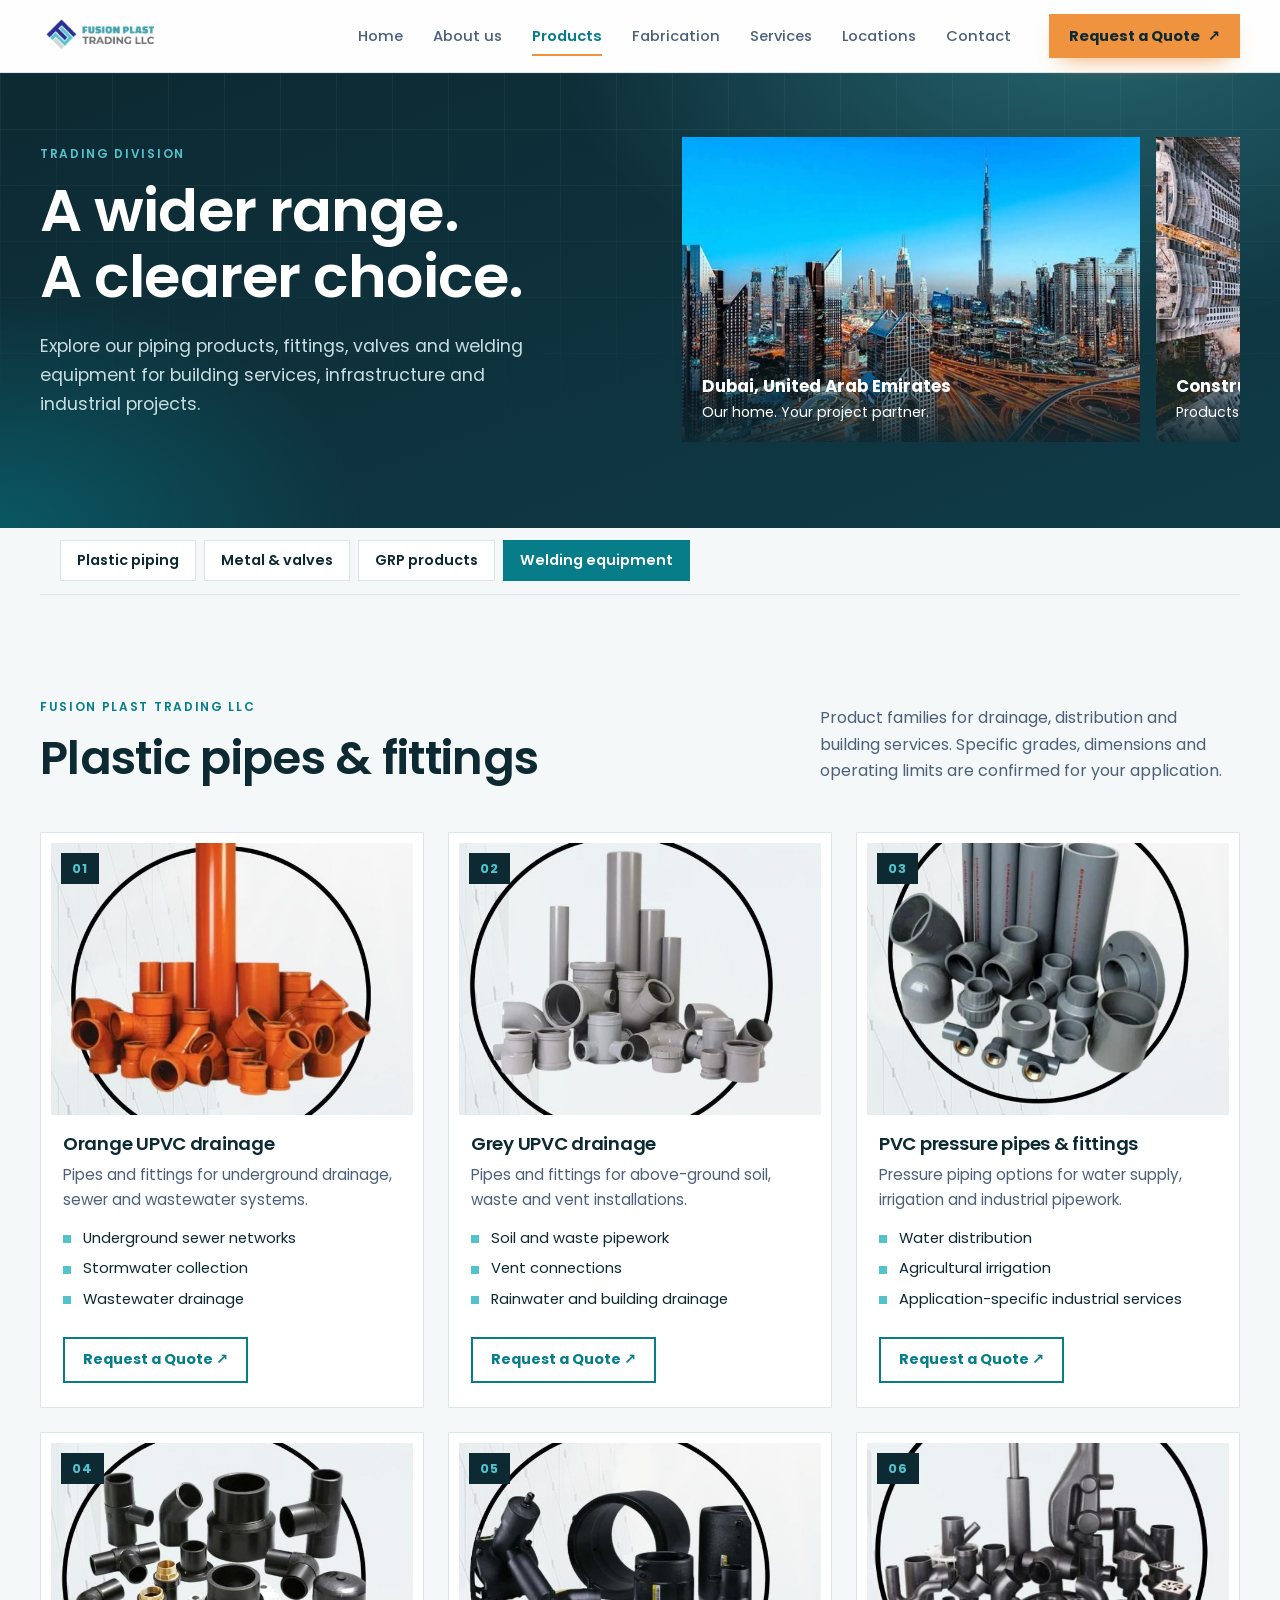
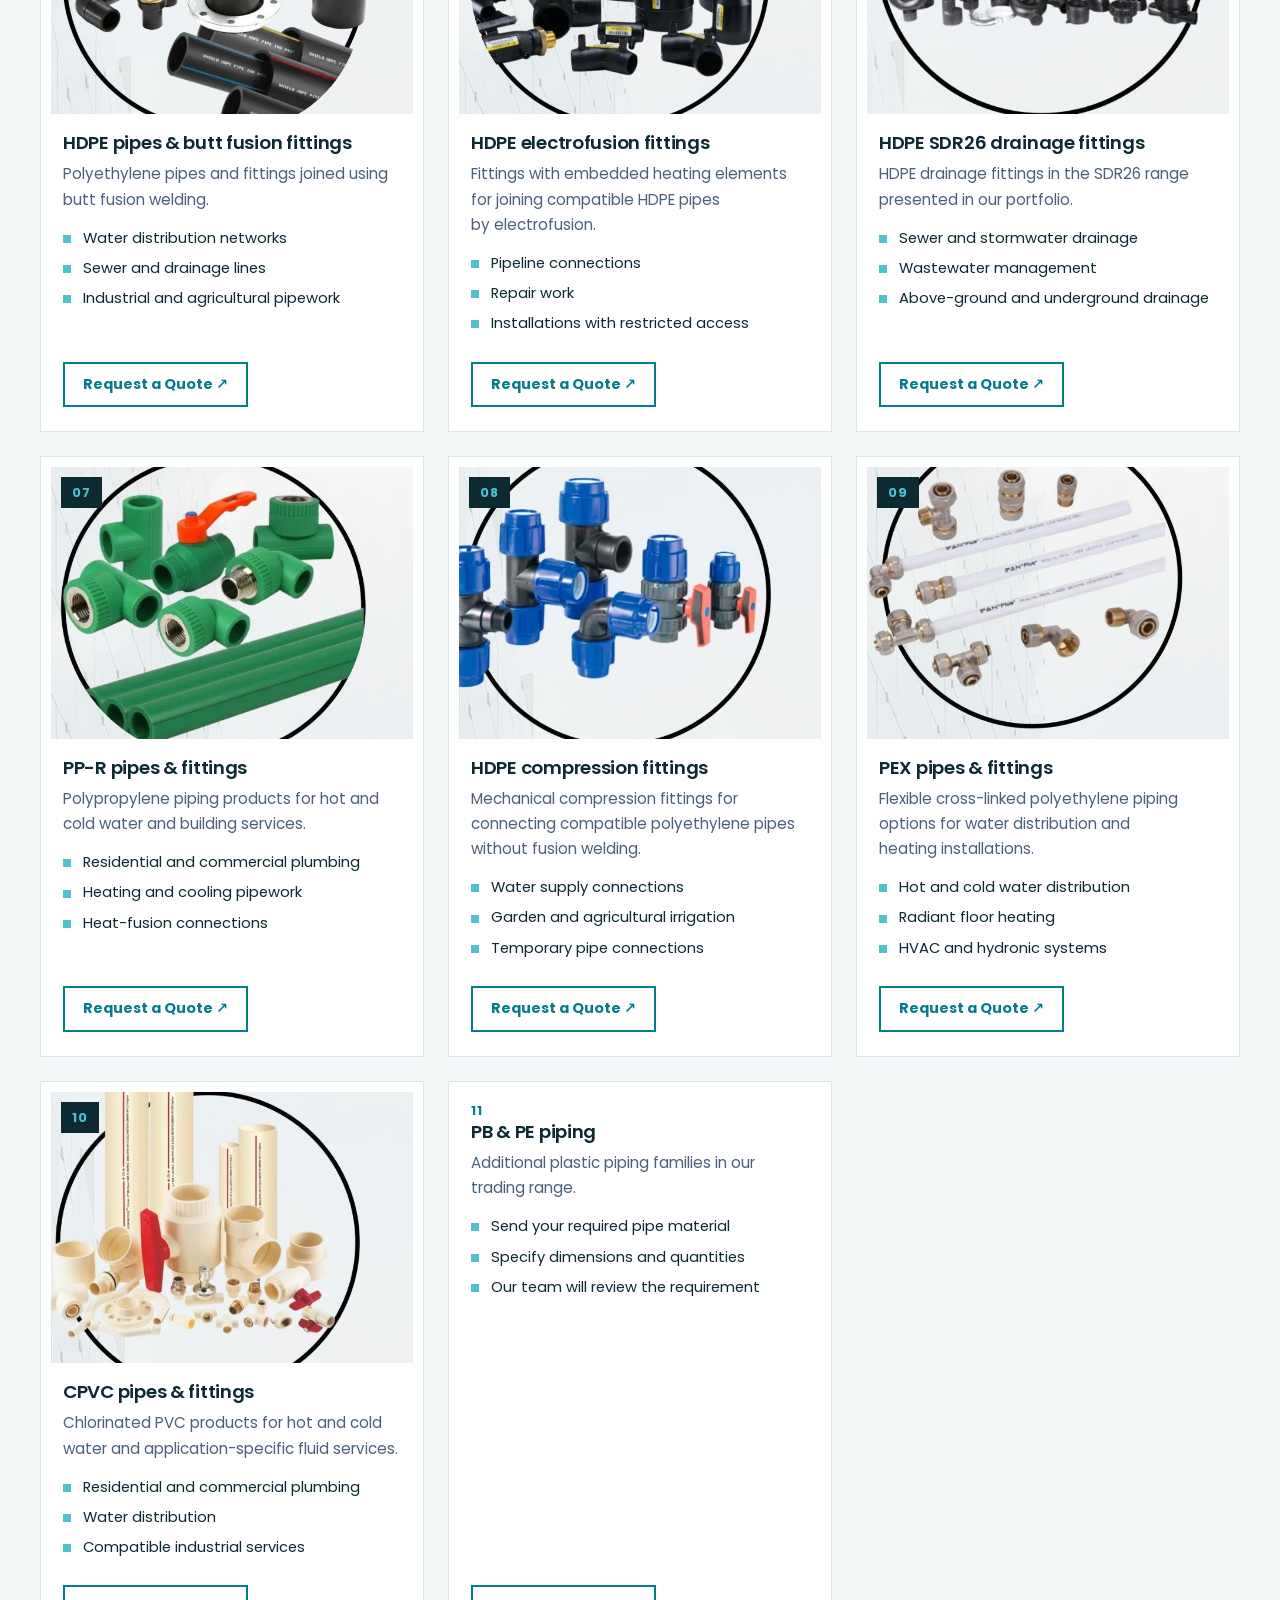
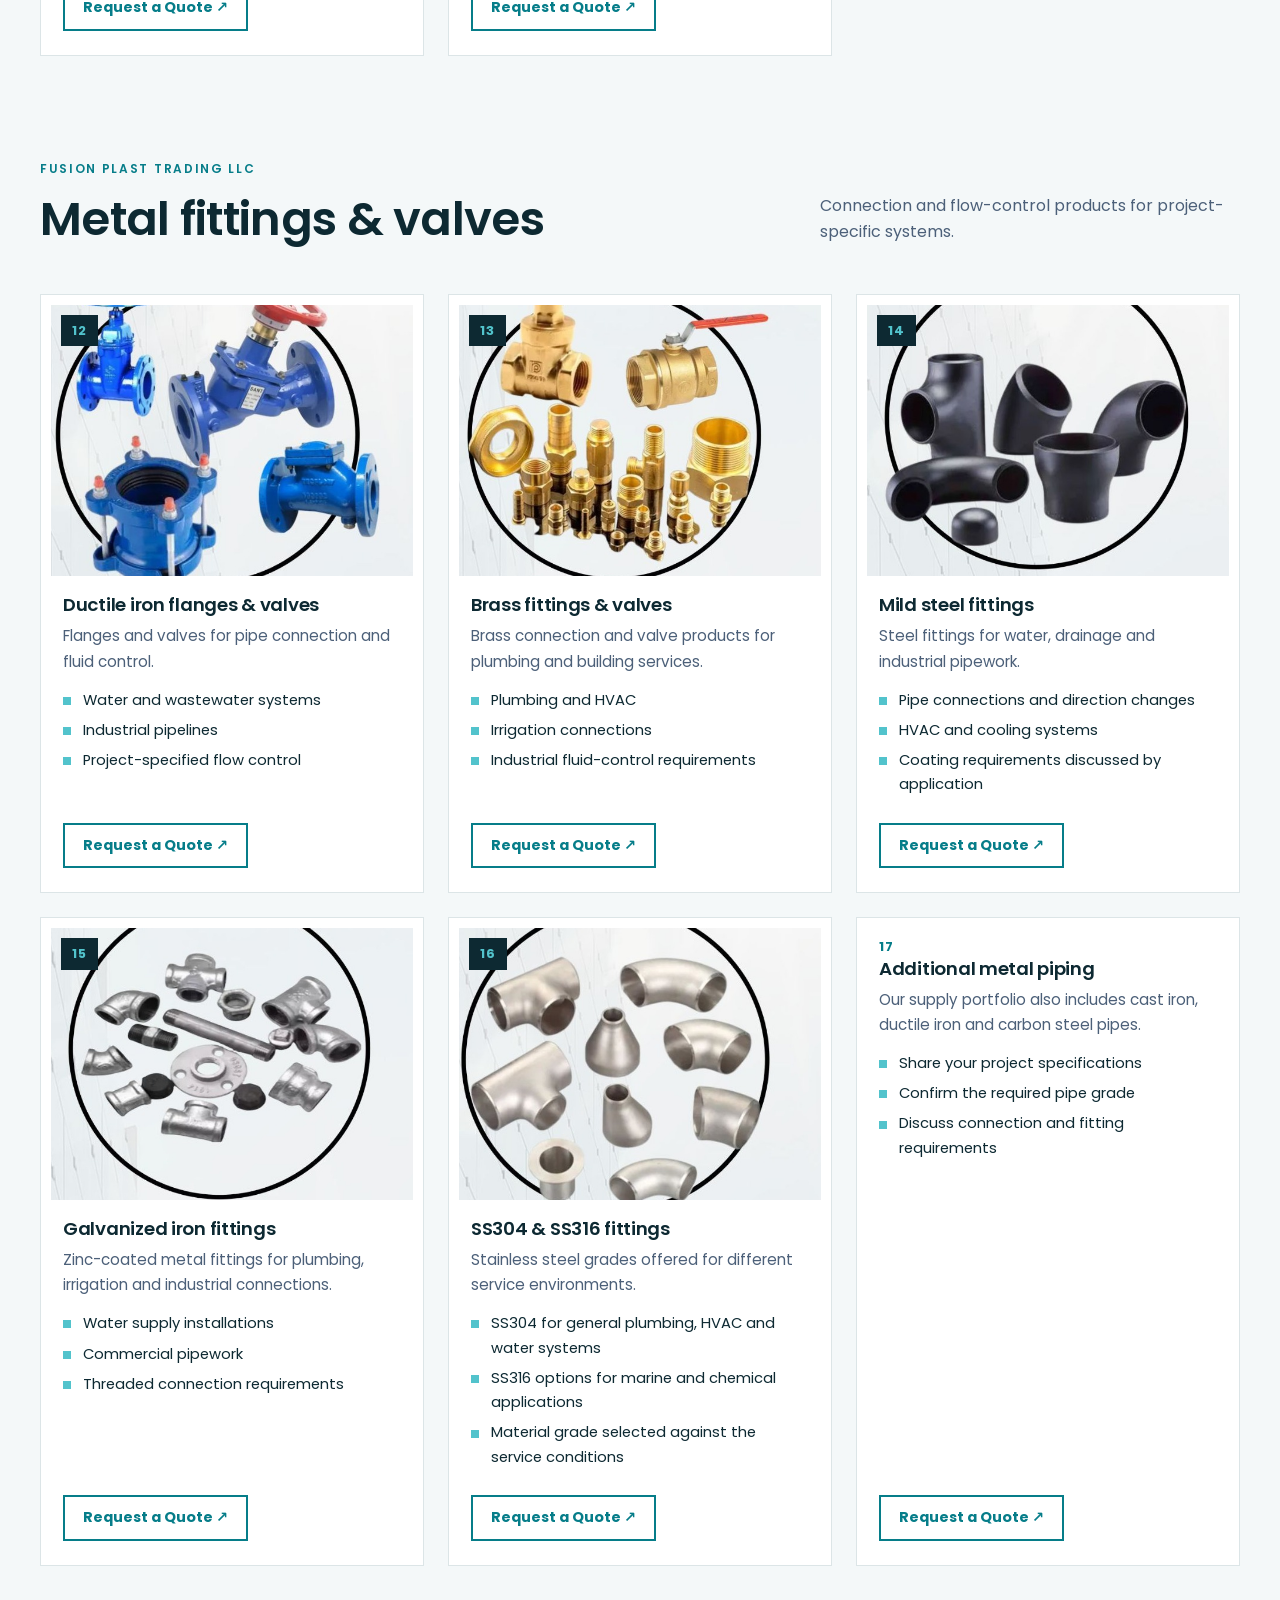
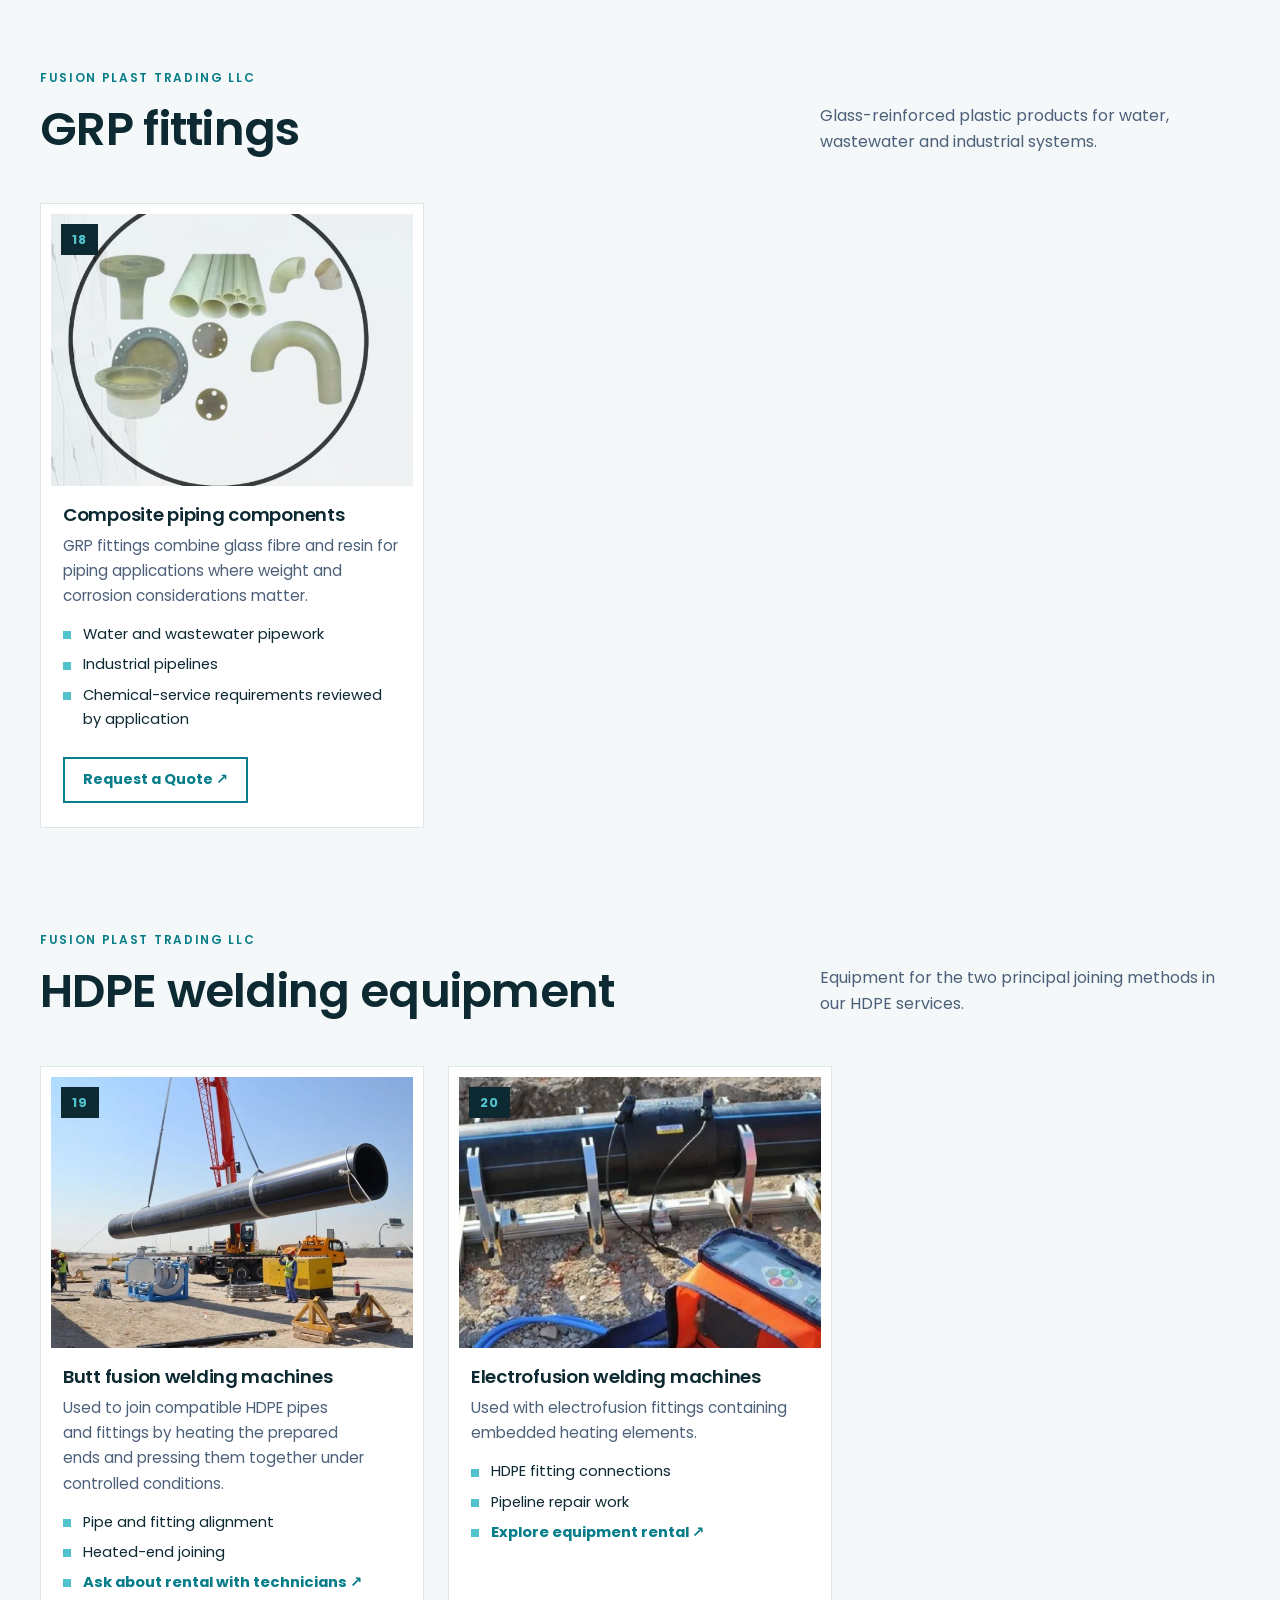
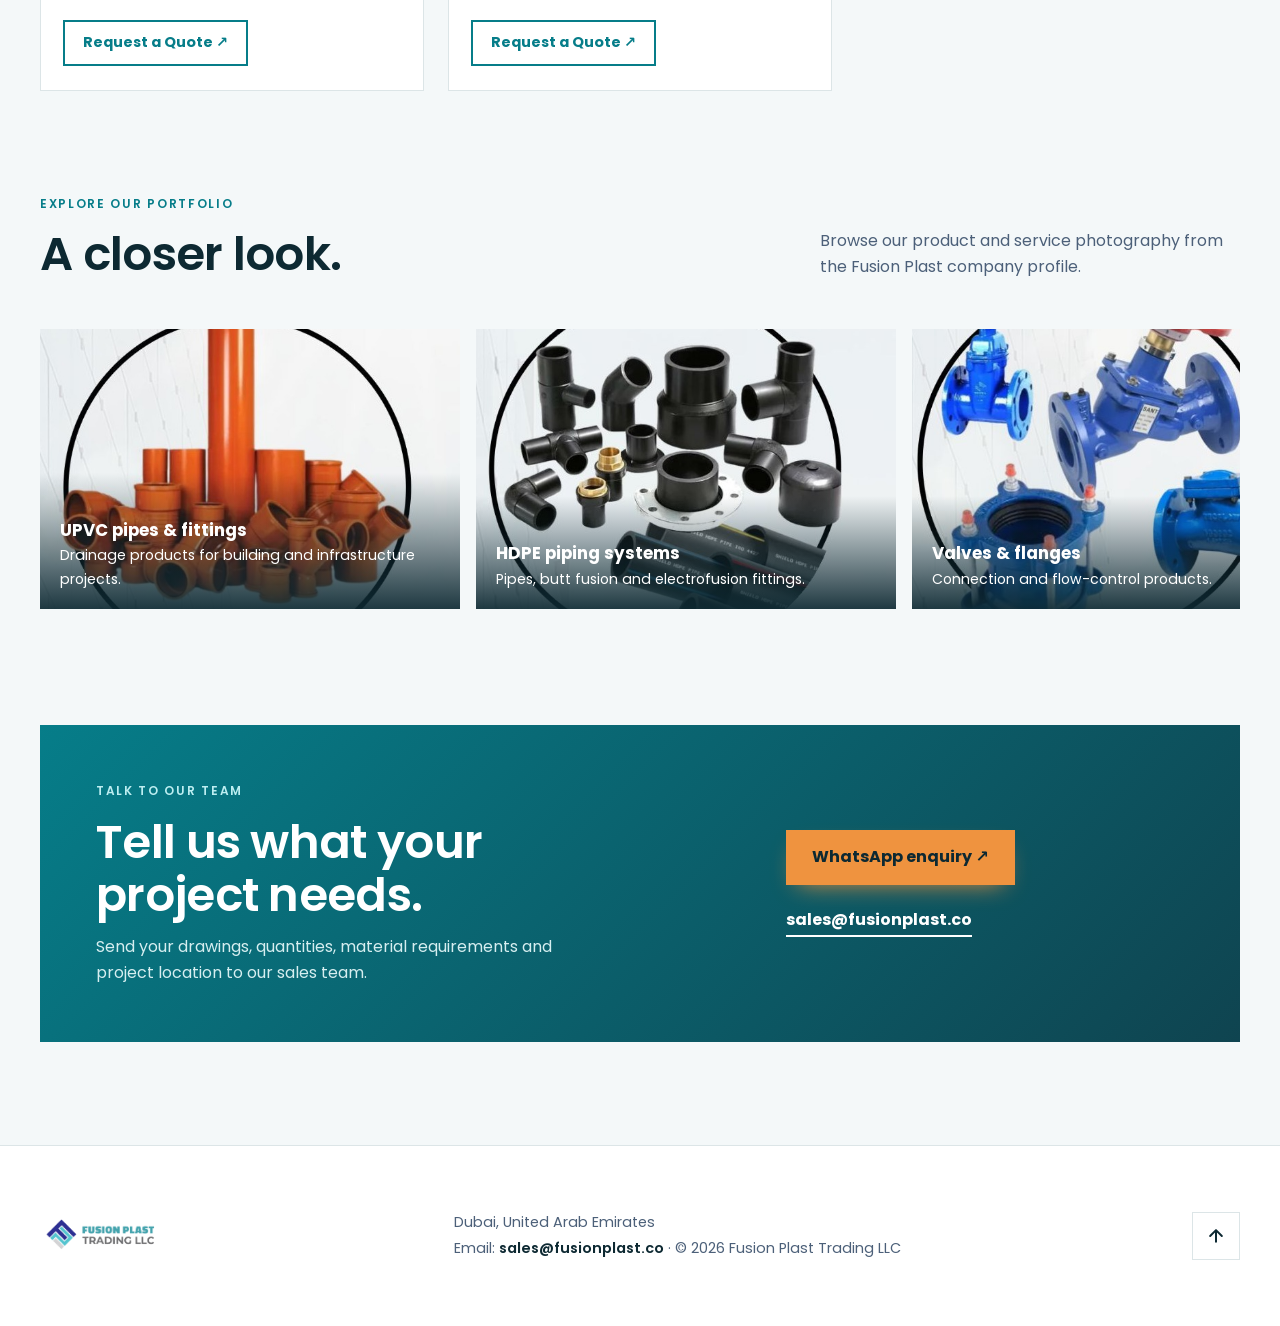
<file: products.html>
<!doctype html>
<html lang="en"><head><meta charset="utf-8"><meta name="viewport" content="width=device-width,initial-scale=1"><title>Pipes, fittings & equipment | Fusion Plast Trading LLC</title><meta name="description" content="Explore UPVC, HDPE, PP-R, PEX, CPVC, metal and GRP piping products, valves and welding equipment. Request a product quotation from Fusion Plast."><meta name="theme-color" content="#0d2932"><meta property="og:title" content="Pipes, fittings & equipment | Fusion Plast Trading LLC"><meta property="og:description" content="Explore UPVC, HDPE, PP-R, PEX, CPVC, metal and GRP piping products, valves and welding equipment. Request a product quotation from Fusion Plast."><meta property="og:image" content="assets/dubai-skyline.jpg"><link rel="icon" href="assets/logo.png"><link rel="preconnect" href="https://fonts.googleapis.com"><link rel="preconnect" href="https://fonts.gstatic.com" crossorigin><link href="https://fonts.googleapis.com/css2?family=Poppins:wght@400;500;600;700&display=swap" rel="stylesheet"><link rel="stylesheet" href="style.css"><script src="app.js" defer></script></head>
<body><div class="progress" aria-hidden="true"></div><a class="skip" href="#main">Skip to content</a>
<header><div class="nav wrap"><a href="index.html" aria-label="Fusion Plast home"><img class="logo" src="assets/logo.png" alt="Fusion Plast Trading LLC" width="593" height="201"></a><button class="menu-toggle" type="button" aria-expanded="false" aria-controls="nav" aria-label="Menu"><svg viewBox="0 0 24 24" aria-hidden="true"><path class="h" d="M4 7h16M4 12h16M4 17h16"/><path class="x" d="M6 6l12 12M18 6L6 18"/></svg></button><nav id="nav" aria-label="Main navigation"><a href="index.html">Home</a><a href="about.html">About us</a><a href="products.html" aria-current="page">Products</a><a href="fabrication.html">Fabrication</a><a href="services.html">Services</a><a href="index.html#locations">Locations</a><a href="index.html#contact">Contact</a></nav><a class="button small" href="https://wa.me/971504782500">Request a Quote <span aria-hidden="true">↗</span></a></div></header>
<main id="main"><section class="inner-hero"><div class="wrap hero-grid"><div><p class="eyebrow">TRADING DIVISION</p><h1>A wider range.<br>A clearer choice.</h1><p>Explore our piping products, fittings, valves and welding equipment for building services, infrastructure and industrial projects.</p></div><div class="strip" tabindex="0" role="region" aria-label="Photo gallery"><figure><img src="assets/dubai-skyline.jpg" alt="Dubai, United Arab Emirates" loading="lazy"><figcaption><strong>Dubai, United Arab Emirates</strong><span>Our home. Your project partner.</span></figcaption></figure><figure><img src="assets/construction.jpg" alt="Construction &amp; infrastructure" loading="lazy"><figcaption><strong>Construction & infrastructure</strong><span>Products and services for project requirements.</span></figcaption></figure><figure><img src="assets/engineering-site.jpg" alt="HDPE installation" loading="lazy"><figcaption><strong>HDPE installation</strong><span>Welding and installation support from Fusion Plast.</span></figcaption></figure><figure><img src="assets/butt-fusion-rental.jpg" alt="Equipment &amp; site support" loading="lazy"><figcaption><strong>Equipment & site support</strong><span>Welding machines with skilled technicians.</span></figcaption></figure></div></div></section><div class="jump-nav wrap"><a href="#plastic">Plastic piping</a><a href="#metal">Metal & valves</a><a href="#grp">GRP products</a><a href="#machines">Welding equipment</a></div><section class="catalog-section wrap rv" id="plastic"><div class="section-heading"><div><p class="eyebrow">FUSION PLAST TRADING LLC</p><h2>Plastic pipes & fittings</h2></div><p>Product families for drainage, distribution and building services. Specific grades, dimensions and operating limits are confirmed for your application.</p></div><div class="detail-grid"><article class="detail-card rv"><span class="card-marker" aria-hidden="true">01</span><div class="catalog-photo"><img src="assets/upvc-orange.jpg" alt="Orange UPVC drainage from the Fusion Plast company profile" loading="lazy"></div><h3>Orange UPVC drainage</h3><p>Pipes and fittings for underground drainage, sewer and wastewater systems.</p><ul><li>Underground sewer networks</li><li>Stormwater collection</li><li>Wastewater drainage</li></ul><a class="product-quote" href="https://wa.me/971504782500?text=Hello%20Fusion%20Plast%2C%20I%20would%20like%20a%20quotation%20for%20Orange%20UPVC%20drainage.%20My%20required%20quantity%2C%20specifications%20and%20delivery%20location%20are%3A%20">Request a Quote <span aria-hidden="true">↗</span></a></article><article class="detail-card rv"><span class="card-marker" aria-hidden="true">02</span><div class="catalog-photo"><img src="assets/upvc-grey.jpg" alt="Grey UPVC drainage from the Fusion Plast company profile" loading="lazy"></div><h3>Grey UPVC drainage</h3><p>Pipes and fittings for above-ground soil, waste and vent installations.</p><ul><li>Soil and waste pipework</li><li>Vent connections</li><li>Rainwater and building drainage</li></ul><a class="product-quote" href="https://wa.me/971504782500?text=Hello%20Fusion%20Plast%2C%20I%20would%20like%20a%20quotation%20for%20Grey%20UPVC%20drainage.%20My%20required%20quantity%2C%20specifications%20and%20delivery%20location%20are%3A%20">Request a Quote <span aria-hidden="true">↗</span></a></article><article class="detail-card rv"><span class="card-marker" aria-hidden="true">03</span><div class="catalog-photo"><img src="assets/pvc-pressure.jpg" alt="PVC pressure pipes &amp; fittings from the Fusion Plast company profile" loading="lazy"></div><h3>PVC pressure pipes & fittings</h3><p>Pressure piping options for water supply, irrigation and industrial pipework.</p><ul><li>Water distribution</li><li>Agricultural irrigation</li><li>Application-specific industrial services</li></ul><a class="product-quote" href="https://wa.me/971504782500?text=Hello%20Fusion%20Plast%2C%20I%20would%20like%20a%20quotation%20for%20PVC%20pressure%20pipes%20%26%20fittings.%20My%20required%20quantity%2C%20specifications%20and%20delivery%20location%20are%3A%20">Request a Quote <span aria-hidden="true">↗</span></a></article><article class="detail-card rv"><span class="card-marker" aria-hidden="true">04</span><div class="catalog-photo"><img src="assets/hdpe-butt.jpg" alt="HDPE pipes &amp; butt fusion fittings from the Fusion Plast company profile" loading="lazy"></div><h3>HDPE pipes & butt fusion fittings</h3><p>Polyethylene pipes and fittings joined using butt fusion welding.</p><ul><li>Water distribution networks</li><li>Sewer and drainage lines</li><li>Industrial and agricultural pipework</li></ul><a class="product-quote" href="https://wa.me/971504782500?text=Hello%20Fusion%20Plast%2C%20I%20would%20like%20a%20quotation%20for%20HDPE%20pipes%20%26%20butt%20fusion%20fittings.%20My%20required%20quantity%2C%20specifications%20and%20delivery%20location%20are%3A%20">Request a Quote <span aria-hidden="true">↗</span></a></article><article class="detail-card rv"><span class="card-marker" aria-hidden="true">05</span><div class="catalog-photo"><img src="assets/hdpe-electrofusion.jpg" alt="HDPE electrofusion fittings from the Fusion Plast company profile" loading="lazy"></div><h3>HDPE electrofusion fittings</h3><p>Fittings with embedded heating elements for joining compatible HDPE pipes by electrofusion.</p><ul><li>Pipeline connections</li><li>Repair work</li><li>Installations with restricted access</li></ul><a class="product-quote" href="https://wa.me/971504782500?text=Hello%20Fusion%20Plast%2C%20I%20would%20like%20a%20quotation%20for%20HDPE%20electrofusion%20fittings.%20My%20required%20quantity%2C%20specifications%20and%20delivery%20location%20are%3A%20">Request a Quote <span aria-hidden="true">↗</span></a></article><article class="detail-card rv"><span class="card-marker" aria-hidden="true">06</span><div class="catalog-photo"><img src="assets/hdpe-drainage.jpg" alt="HDPE SDR26 drainage fittings from the Fusion Plast company profile" loading="lazy"></div><h3>HDPE SDR26 drainage fittings</h3><p>HDPE drainage fittings in the SDR26 range presented in our portfolio.</p><ul><li>Sewer and stormwater drainage</li><li>Wastewater management</li><li>Above-ground and underground drainage</li></ul><a class="product-quote" href="https://wa.me/971504782500?text=Hello%20Fusion%20Plast%2C%20I%20would%20like%20a%20quotation%20for%20HDPE%20SDR26%20drainage%20fittings.%20My%20required%20quantity%2C%20specifications%20and%20delivery%20location%20are%3A%20">Request a Quote <span aria-hidden="true">↗</span></a></article><article class="detail-card rv"><span class="card-marker" aria-hidden="true">07</span><div class="catalog-photo"><img src="assets/ppr.jpg" alt="PP-R pipes &amp; fittings from the Fusion Plast company profile" loading="lazy"></div><h3>PP-R pipes & fittings</h3><p>Polypropylene piping products for hot and cold water and building services.</p><ul><li>Residential and commercial plumbing</li><li>Heating and cooling pipework</li><li>Heat-fusion connections</li></ul><a class="product-quote" href="https://wa.me/971504782500?text=Hello%20Fusion%20Plast%2C%20I%20would%20like%20a%20quotation%20for%20PP-R%20pipes%20%26%20fittings.%20My%20required%20quantity%2C%20specifications%20and%20delivery%20location%20are%3A%20">Request a Quote <span aria-hidden="true">↗</span></a></article><article class="detail-card rv"><span class="card-marker" aria-hidden="true">08</span><div class="catalog-photo"><img src="assets/compression.jpg" alt="HDPE compression fittings from the Fusion Plast company profile" loading="lazy"></div><h3>HDPE compression fittings</h3><p>Mechanical compression fittings for connecting compatible polyethylene pipes without fusion welding.</p><ul><li>Water supply connections</li><li>Garden and agricultural irrigation</li><li>Temporary pipe connections</li></ul><a class="product-quote" href="https://wa.me/971504782500?text=Hello%20Fusion%20Plast%2C%20I%20would%20like%20a%20quotation%20for%20HDPE%20compression%20fittings.%20My%20required%20quantity%2C%20specifications%20and%20delivery%20location%20are%3A%20">Request a Quote <span aria-hidden="true">↗</span></a></article><article class="detail-card rv"><span class="card-marker" aria-hidden="true">09</span><div class="catalog-photo"><img src="assets/pex.jpg" alt="PEX pipes &amp; fittings from the Fusion Plast company profile" loading="lazy"></div><h3>PEX pipes & fittings</h3><p>Flexible cross-linked polyethylene piping options for water distribution and heating installations.</p><ul><li>Hot and cold water distribution</li><li>Radiant floor heating</li><li>HVAC and hydronic systems</li></ul><a class="product-quote" href="https://wa.me/971504782500?text=Hello%20Fusion%20Plast%2C%20I%20would%20like%20a%20quotation%20for%20PEX%20pipes%20%26%20fittings.%20My%20required%20quantity%2C%20specifications%20and%20delivery%20location%20are%3A%20">Request a Quote <span aria-hidden="true">↗</span></a></article><article class="detail-card rv"><span class="card-marker" aria-hidden="true">10</span><div class="catalog-photo"><img src="assets/cpvc.jpg" alt="CPVC pipes &amp; fittings from the Fusion Plast company profile" loading="lazy"></div><h3>CPVC pipes & fittings</h3><p>Chlorinated PVC products for hot and cold water and application-specific fluid services.</p><ul><li>Residential and commercial plumbing</li><li>Water distribution</li><li>Compatible industrial services</li></ul><a class="product-quote" href="https://wa.me/971504782500?text=Hello%20Fusion%20Plast%2C%20I%20would%20like%20a%20quotation%20for%20CPVC%20pipes%20%26%20fittings.%20My%20required%20quantity%2C%20specifications%20and%20delivery%20location%20are%3A%20">Request a Quote <span aria-hidden="true">↗</span></a></article><article class="detail-card rv"><span class="card-marker" aria-hidden="true">11</span><h3>PB & PE piping</h3><p>Additional plastic piping families in our trading range.</p><ul><li>Send your required pipe material</li><li>Specify dimensions and quantities</li><li>Our team will review the requirement</li></ul><a class="product-quote" href="https://wa.me/971504782500?text=Hello%20Fusion%20Plast%2C%20I%20would%20like%20a%20quotation%20for%20PB%20%26%20PE%20piping.%20My%20required%20quantity%2C%20specifications%20and%20delivery%20location%20are%3A%20">Request a Quote <span aria-hidden="true">↗</span></a></article></div></section><section class="catalog-section wrap rv" id="metal"><div class="section-heading"><div><p class="eyebrow">FUSION PLAST TRADING LLC</p><h2>Metal fittings & valves</h2></div><p>Connection and flow-control products for project-specific systems.</p></div><div class="detail-grid"><article class="detail-card rv"><span class="card-marker" aria-hidden="true">12</span><div class="catalog-photo"><img src="assets/di-valves.jpg" alt="Ductile iron flanges &amp; valves from the Fusion Plast company profile" loading="lazy"></div><h3>Ductile iron flanges & valves</h3><p>Flanges and valves for pipe connection and fluid control.</p><ul><li>Water and wastewater systems</li><li>Industrial pipelines</li><li>Project-specified flow control</li></ul><a class="product-quote" href="https://wa.me/971504782500?text=Hello%20Fusion%20Plast%2C%20I%20would%20like%20a%20quotation%20for%20Ductile%20iron%20flanges%20%26%20valves.%20My%20required%20quantity%2C%20specifications%20and%20delivery%20location%20are%3A%20">Request a Quote <span aria-hidden="true">↗</span></a></article><article class="detail-card rv"><span class="card-marker" aria-hidden="true">13</span><div class="catalog-photo"><img src="assets/brass.jpg" alt="Brass fittings &amp; valves from the Fusion Plast company profile" loading="lazy"></div><h3>Brass fittings & valves</h3><p>Brass connection and valve products for plumbing and building services.</p><ul><li>Plumbing and HVAC</li><li>Irrigation connections</li><li>Industrial fluid-control requirements</li></ul><a class="product-quote" href="https://wa.me/971504782500?text=Hello%20Fusion%20Plast%2C%20I%20would%20like%20a%20quotation%20for%20Brass%20fittings%20%26%20valves.%20My%20required%20quantity%2C%20specifications%20and%20delivery%20location%20are%3A%20">Request a Quote <span aria-hidden="true">↗</span></a></article><article class="detail-card rv"><span class="card-marker" aria-hidden="true">14</span><div class="catalog-photo"><img src="assets/mild-steel.jpg" alt="Mild steel fittings from the Fusion Plast company profile" loading="lazy"></div><h3>Mild steel fittings</h3><p>Steel fittings for water, drainage and industrial pipework.</p><ul><li>Pipe connections and direction changes</li><li>HVAC and cooling systems</li><li>Coating requirements discussed by application</li></ul><a class="product-quote" href="https://wa.me/971504782500?text=Hello%20Fusion%20Plast%2C%20I%20would%20like%20a%20quotation%20for%20Mild%20steel%20fittings.%20My%20required%20quantity%2C%20specifications%20and%20delivery%20location%20are%3A%20">Request a Quote <span aria-hidden="true">↗</span></a></article><article class="detail-card rv"><span class="card-marker" aria-hidden="true">15</span><div class="catalog-photo"><img src="assets/galvanized.jpg" alt="Galvanized iron fittings from the Fusion Plast company profile" loading="lazy"></div><h3>Galvanized iron fittings</h3><p>Zinc-coated metal fittings for plumbing, irrigation and industrial connections.</p><ul><li>Water supply installations</li><li>Commercial pipework</li><li>Threaded connection requirements</li></ul><a class="product-quote" href="https://wa.me/971504782500?text=Hello%20Fusion%20Plast%2C%20I%20would%20like%20a%20quotation%20for%20Galvanized%20iron%20fittings.%20My%20required%20quantity%2C%20specifications%20and%20delivery%20location%20are%3A%20">Request a Quote <span aria-hidden="true">↗</span></a></article><article class="detail-card rv"><span class="card-marker" aria-hidden="true">16</span><div class="catalog-photo"><img src="assets/stainless.jpg" alt="SS304 &amp; SS316 fittings from the Fusion Plast company profile" loading="lazy"></div><h3>SS304 & SS316 fittings</h3><p>Stainless steel grades offered for different service environments.</p><ul><li>SS304 for general plumbing, HVAC and water systems</li><li>SS316 options for marine and chemical applications</li><li>Material grade selected against the service conditions</li></ul><a class="product-quote" href="https://wa.me/971504782500?text=Hello%20Fusion%20Plast%2C%20I%20would%20like%20a%20quotation%20for%20SS304%20%26%20SS316%20fittings.%20My%20required%20quantity%2C%20specifications%20and%20delivery%20location%20are%3A%20">Request a Quote <span aria-hidden="true">↗</span></a></article><article class="detail-card rv"><span class="card-marker" aria-hidden="true">17</span><h3>Additional metal piping</h3><p>Our supply portfolio also includes cast iron, ductile iron and carbon steel pipes.</p><ul><li>Share your project specifications</li><li>Confirm the required pipe grade</li><li>Discuss connection and fitting requirements</li></ul><a class="product-quote" href="https://wa.me/971504782500?text=Hello%20Fusion%20Plast%2C%20I%20would%20like%20a%20quotation%20for%20Additional%20metal%20piping.%20My%20required%20quantity%2C%20specifications%20and%20delivery%20location%20are%3A%20">Request a Quote <span aria-hidden="true">↗</span></a></article></div></section><section class="catalog-section wrap rv" id="grp"><div class="section-heading"><div><p class="eyebrow">FUSION PLAST TRADING LLC</p><h2>GRP fittings</h2></div><p>Glass-reinforced plastic products for water, wastewater and industrial systems.</p></div><div class="detail-grid"><article class="detail-card rv"><span class="card-marker" aria-hidden="true">18</span><div class="catalog-photo"><img src="assets/grp-fittings.jpg" alt="Composite piping components from the Fusion Plast company profile" loading="lazy"></div><h3>Composite piping components</h3><p>GRP fittings combine glass fibre and resin for piping applications where weight and corrosion considerations matter.</p><ul><li>Water and wastewater pipework</li><li>Industrial pipelines</li><li>Chemical-service requirements reviewed by application</li></ul><a class="product-quote" href="https://wa.me/971504782500?text=Hello%20Fusion%20Plast%2C%20I%20would%20like%20a%20quotation%20for%20Composite%20piping%20components.%20My%20required%20quantity%2C%20specifications%20and%20delivery%20location%20are%3A%20">Request a Quote <span aria-hidden="true">↗</span></a></article></div></section><section class="catalog-section wrap rv" id="machines"><div class="section-heading"><div><p class="eyebrow">FUSION PLAST TRADING LLC</p><h2>HDPE welding equipment</h2></div><p>Equipment for the two principal joining methods in our HDPE services.</p></div><div class="detail-grid"><article class="detail-card rv"><span class="card-marker" aria-hidden="true">19</span><div class="catalog-photo"><img src="assets/butt-fusion-rental.jpg" alt="Butt fusion welding machines from the Fusion Plast company profile" loading="lazy"></div><h3>Butt fusion welding machines</h3><p>Used to join compatible HDPE pipes and fittings by heating the prepared ends and pressing them together under controlled conditions.</p><ul><li>Pipe and fitting alignment</li><li>Heated-end joining</li><li><a href="services.html#rental">Ask about rental with technicians ↗</a></li></ul><a class="product-quote" href="https://wa.me/971504782500?text=Hello%20Fusion%20Plast%2C%20I%20would%20like%20a%20quotation%20for%20Butt%20fusion%20welding%20machines.%20My%20required%20quantity%2C%20specifications%20and%20delivery%20location%20are%3A%20">Request a Quote <span aria-hidden="true">↗</span></a></article><article class="detail-card rv"><span class="card-marker" aria-hidden="true">20</span><div class="catalog-photo"><img src="assets/electrofusion-rental.jpg" alt="Electrofusion welding machines from the Fusion Plast company profile" loading="lazy"></div><h3>Electrofusion welding machines</h3><p>Used with electrofusion fittings containing embedded heating elements.</p><ul><li>HDPE fitting connections</li><li>Pipeline repair work</li><li><a href="services.html#rental">Explore equipment rental ↗</a></li></ul><a class="product-quote" href="https://wa.me/971504782500?text=Hello%20Fusion%20Plast%2C%20I%20would%20like%20a%20quotation%20for%20Electrofusion%20welding%20machines.%20My%20required%20quantity%2C%20specifications%20and%20delivery%20location%20are%3A%20">Request a Quote <span aria-hidden="true">↗</span></a></article></div></section><section class="showcase wrap rv"><div class="section-heading"><div><p class="eyebrow">EXPLORE OUR PORTFOLIO</p><h2>A closer look.</h2></div><p>Browse our product and service photography from the Fusion Plast company profile.</p></div><div class="strip" tabindex="0" role="region" aria-label="Photo gallery"><figure><img src="assets/upvc-orange.jpg" alt="UPVC pipes &amp; fittings" loading="lazy"><figcaption><strong>UPVC pipes & fittings</strong><span>Drainage products for building and infrastructure projects.</span></figcaption></figure><figure><img src="assets/hdpe-butt.jpg" alt="HDPE piping systems" loading="lazy"><figcaption><strong>HDPE piping systems</strong><span>Pipes, butt fusion and electrofusion fittings.</span></figcaption></figure><figure><img src="assets/di-valves.jpg" alt="Valves &amp; flanges" loading="lazy"><figcaption><strong>Valves & flanges</strong><span>Connection and flow-control products.</span></figcaption></figure><figure><img src="assets/custom-welding.jpg" alt="Custom metal fabrication" loading="lazy"><figcaption><strong>Custom metal fabrication</strong><span>Assemblies made to your drawings.</span></figcaption></figure><figure><img src="assets/ppr.jpg" alt="PP-R piping" loading="lazy"><figcaption><strong>PP-R piping</strong><span>Hot and cold water piping products.</span></figcaption></figure><figure><img src="assets/grp-fittings.jpg" alt="GRP products" loading="lazy"><figcaption><strong>GRP products</strong><span>Composite fittings for project applications.</span></figcaption></figure></div></section><section class="page-cta wrap rv"><div><p class="eyebrow">TALK TO OUR TEAM</p><h2>Tell us what your project needs.</h2><p>Send your drawings, quantities, material requirements and project location to our sales team.</p></div><div class="actions"><a class="button" href="https://wa.me/971504782500">WhatsApp enquiry ↗</a><a class="text-link" href="mailto:sales@fusionplast.co">sales@fusionplast.co</a></div></section></main>
<footer><div class="wrap footer-inner"><img src="assets/logo.png" alt="Fusion Plast Trading LLC" width="593" height="201"><p>Dubai, United Arab Emirates<br>Email: <a href="mailto:sales@fusionplast.co">sales@fusionplast.co</a> · © 2026 Fusion Plast Trading LLC</p><a class="totop" href="#main" aria-label="Back to top"><svg viewBox="0 0 24 24" fill="none" stroke="currentColor" stroke-width="2.4" stroke-linecap="round" stroke-linejoin="round" aria-hidden="true"><path d="M12 19V5M5 12l7-7 7 7"/></svg></a></div></footer></body></html>
</file>
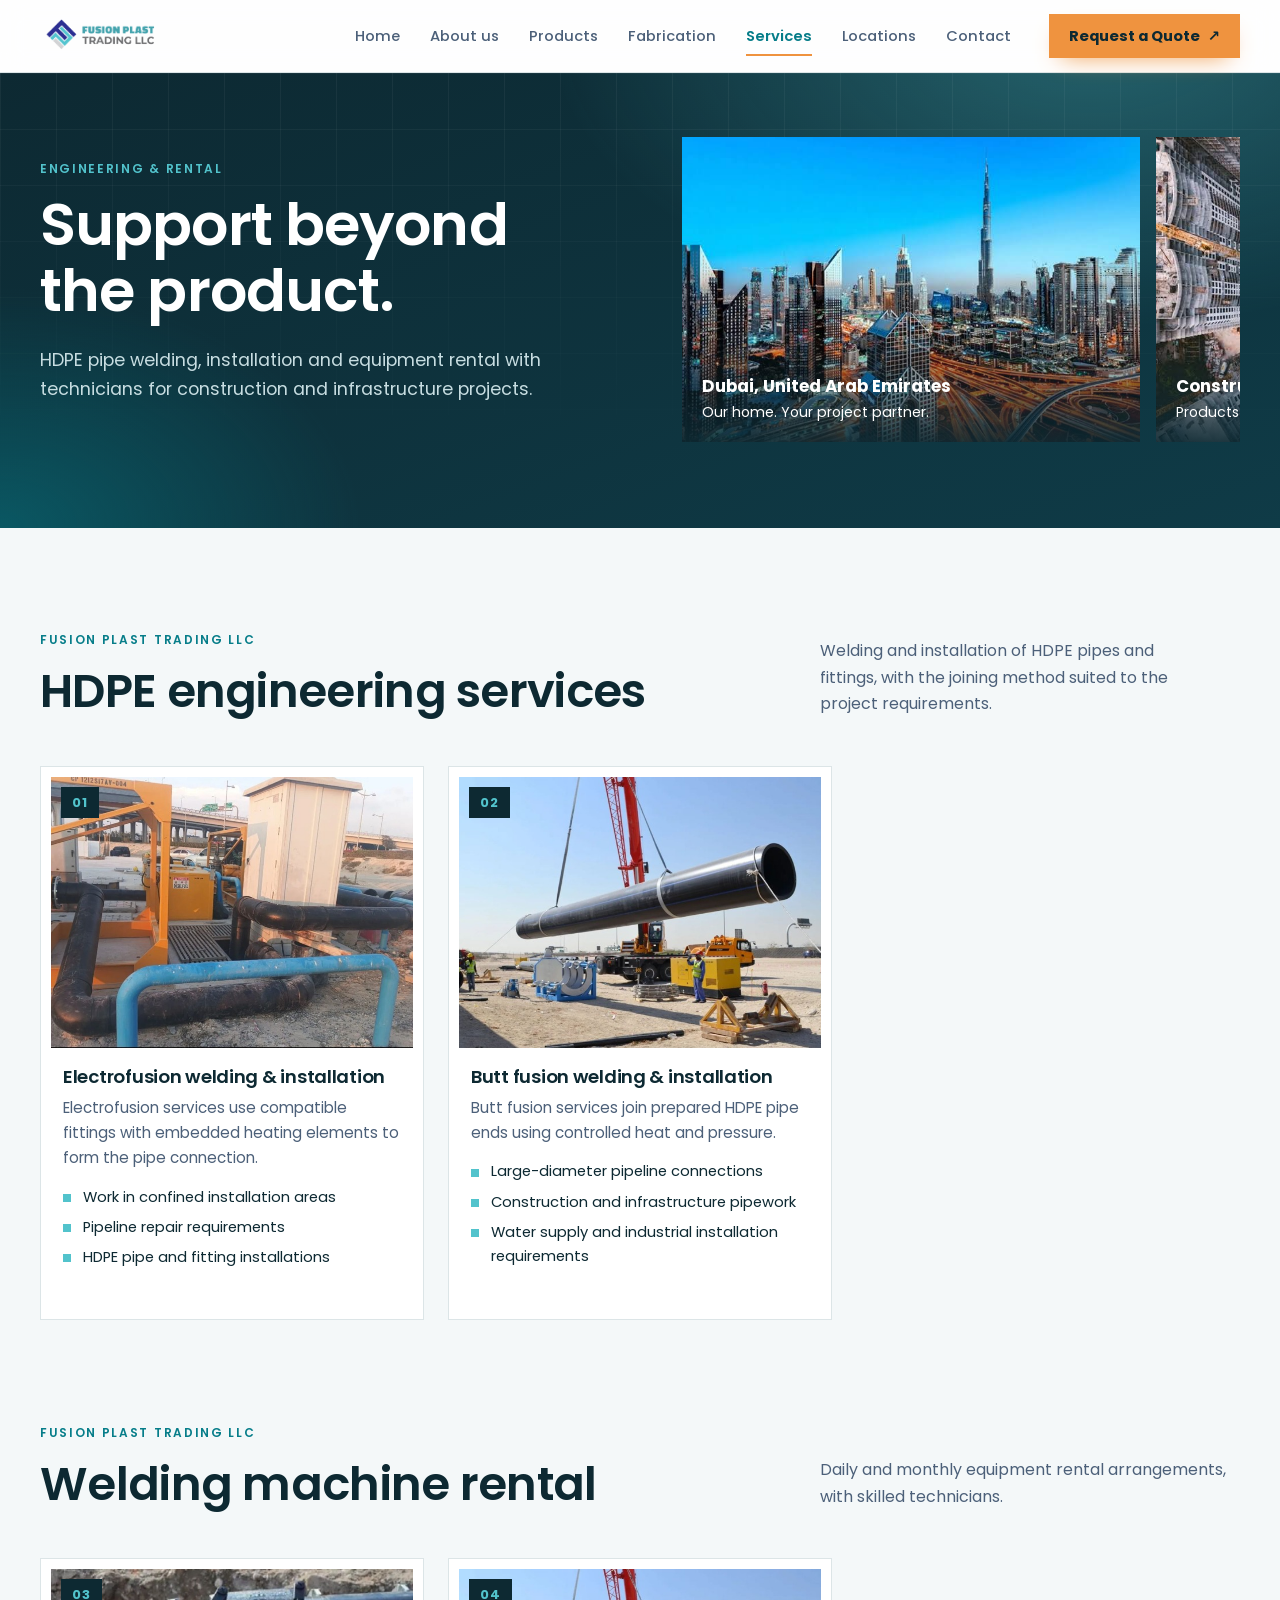
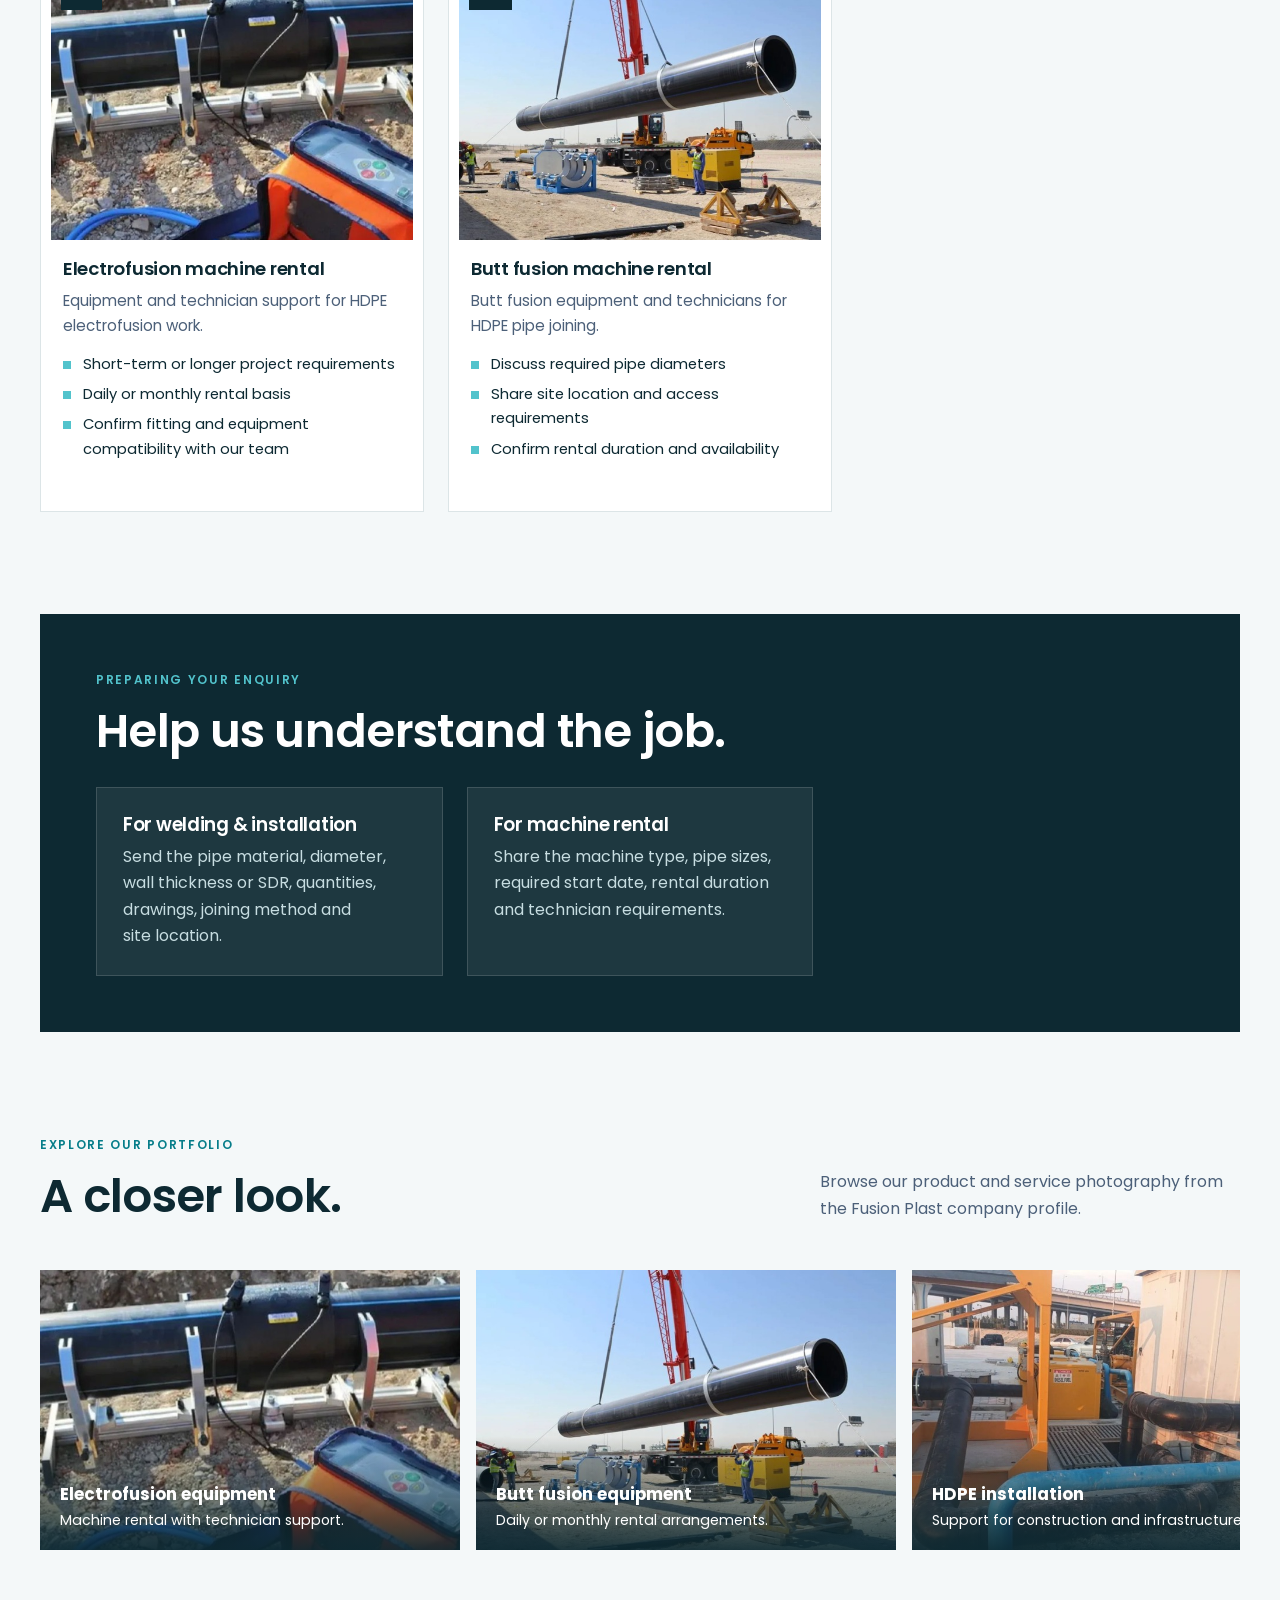
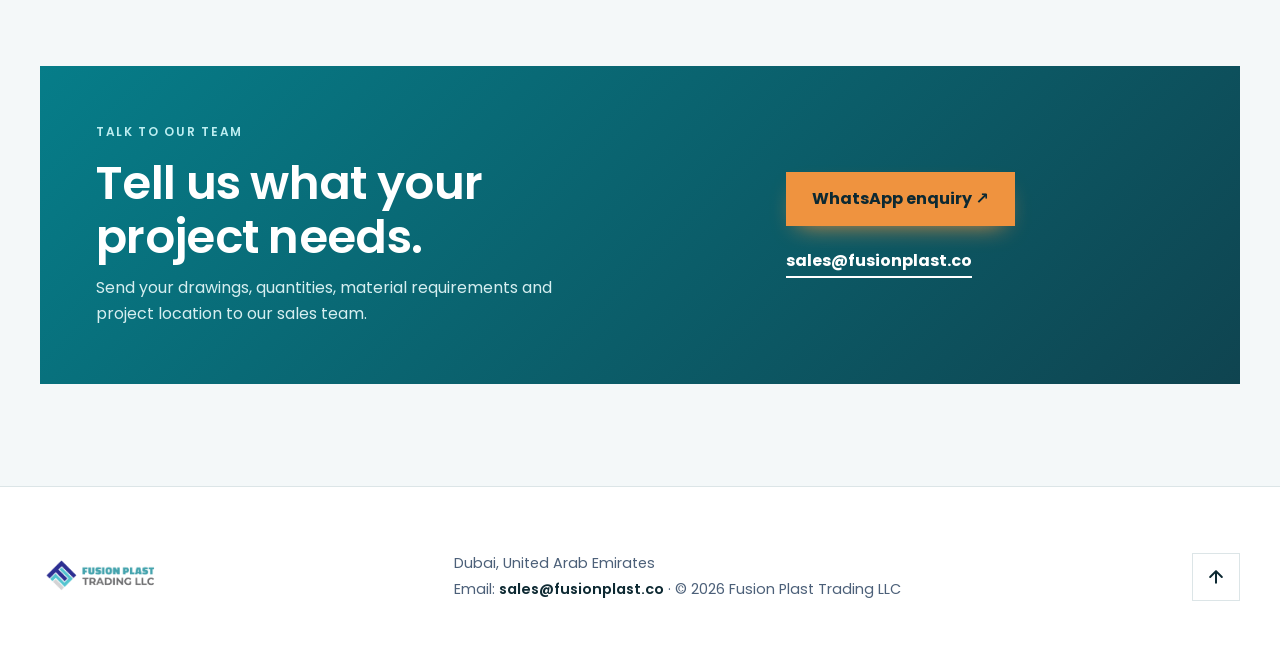
<file: services.html>
<!doctype html>
<html lang="en"><head><meta charset="utf-8"><meta name="viewport" content="width=device-width,initial-scale=1"><title>Engineering & equipment rental | Fusion Plast Trading LLC</title><meta name="description" content="HDPE electrofusion and butt fusion welding, installation and equipment rental with technicians. Discuss your project with Fusion Plast Trading LLC."><meta name="theme-color" content="#0d2932"><meta property="og:title" content="Engineering & equipment rental | Fusion Plast Trading LLC"><meta property="og:description" content="HDPE electrofusion and butt fusion welding, installation and equipment rental with technicians. Discuss your project with Fusion Plast Trading LLC."><meta property="og:image" content="assets/dubai-skyline.jpg"><link rel="icon" href="assets/logo.png"><link rel="preconnect" href="https://fonts.googleapis.com"><link rel="preconnect" href="https://fonts.gstatic.com" crossorigin><link href="https://fonts.googleapis.com/css2?family=Poppins:wght@400;500;600;700&display=swap" rel="stylesheet"><link rel="stylesheet" href="style.css"><script src="app.js" defer></script></head>
<body><div class="progress" aria-hidden="true"></div><a class="skip" href="#main">Skip to content</a>
<header><div class="nav wrap"><a href="index.html" aria-label="Fusion Plast home"><img class="logo" src="assets/logo.png" alt="Fusion Plast Trading LLC" width="593" height="201"></a><button class="menu-toggle" type="button" aria-expanded="false" aria-controls="nav" aria-label="Menu"><svg viewBox="0 0 24 24" aria-hidden="true"><path class="h" d="M4 7h16M4 12h16M4 17h16"/><path class="x" d="M6 6l12 12M18 6L6 18"/></svg></button><nav id="nav" aria-label="Main navigation"><a href="index.html">Home</a><a href="about.html">About us</a><a href="products.html">Products</a><a href="fabrication.html">Fabrication</a><a href="services.html" aria-current="page">Services</a><a href="index.html#locations">Locations</a><a href="index.html#contact">Contact</a></nav><a class="button small" href="https://wa.me/971504782500">Request a Quote <span aria-hidden="true">↗</span></a></div></header>
<main id="main"><section class="inner-hero"><div class="wrap hero-grid"><div><p class="eyebrow">ENGINEERING & RENTAL</p><h1>Support beyond<br>the product.</h1><p>HDPE pipe welding, installation and equipment rental with technicians for construction and infrastructure projects.</p></div><div class="strip" tabindex="0" role="region" aria-label="Photo gallery"><figure><img src="assets/dubai-skyline.jpg" alt="Dubai, United Arab Emirates" loading="lazy"><figcaption><strong>Dubai, United Arab Emirates</strong><span>Our home. Your project partner.</span></figcaption></figure><figure><img src="assets/construction.jpg" alt="Construction &amp; infrastructure" loading="lazy"><figcaption><strong>Construction & infrastructure</strong><span>Products and services for project requirements.</span></figcaption></figure><figure><img src="assets/engineering-site.jpg" alt="HDPE installation" loading="lazy"><figcaption><strong>HDPE installation</strong><span>Welding and installation support from Fusion Plast.</span></figcaption></figure><figure><img src="assets/butt-fusion-rental.jpg" alt="Equipment &amp; site support" loading="lazy"><figcaption><strong>Equipment & site support</strong><span>Welding machines with skilled technicians.</span></figcaption></figure></div></div></section><section class="catalog-section wrap rv" id="engineering"><div class="section-heading"><div><p class="eyebrow">FUSION PLAST TRADING LLC</p><h2>HDPE engineering services</h2></div><p>Welding and installation of HDPE pipes and fittings, with the joining method suited to the project requirements.</p></div><div class="detail-grid"><article class="detail-card rv"><span class="card-marker" aria-hidden="true">01</span><div class="catalog-photo"><img src="assets/engineering-site.jpg" alt="Electrofusion welding &amp; installation from the Fusion Plast company profile" loading="lazy"></div><h3>Electrofusion welding & installation</h3><p>Electrofusion services use compatible fittings with embedded heating elements to form the pipe connection.</p><ul><li>Work in confined installation areas</li><li>Pipeline repair requirements</li><li>HDPE pipe and fitting installations</li></ul></article><article class="detail-card rv"><span class="card-marker" aria-hidden="true">02</span><div class="catalog-photo"><img src="assets/butt-fusion-rental.jpg" alt="Butt fusion welding &amp; installation from the Fusion Plast company profile" loading="lazy"></div><h3>Butt fusion welding & installation</h3><p>Butt fusion services join prepared HDPE pipe ends using controlled heat and pressure.</p><ul><li>Large-diameter pipeline connections</li><li>Construction and infrastructure pipework</li><li>Water supply and industrial installation requirements</li></ul></article></div></section><section class="catalog-section wrap rv" id="rental"><div class="section-heading"><div><p class="eyebrow">FUSION PLAST TRADING LLC</p><h2>Welding machine rental</h2></div><p>Daily and monthly equipment rental arrangements, with skilled technicians.</p></div><div class="detail-grid"><article class="detail-card rv"><span class="card-marker" aria-hidden="true">03</span><div class="catalog-photo"><img src="assets/electrofusion-rental.jpg" alt="Electrofusion machine rental from the Fusion Plast company profile" loading="lazy"></div><h3>Electrofusion machine rental</h3><p>Equipment and technician support for HDPE electrofusion work.</p><ul><li>Short-term or longer project requirements</li><li>Daily or monthly rental basis</li><li>Confirm fitting and equipment compatibility with our team</li></ul></article><article class="detail-card rv"><span class="card-marker" aria-hidden="true">04</span><div class="catalog-photo"><img src="assets/butt-fusion-rental.jpg" alt="Butt fusion machine rental from the Fusion Plast company profile" loading="lazy"></div><h3>Butt fusion machine rental</h3><p>Butt fusion equipment and technicians for HDPE pipe joining.</p><ul><li>Discuss required pipe diameters</li><li>Share site location and access requirements</li><li>Confirm rental duration and availability</li></ul></article></div></section><section class="brief wrap rv"><p class="eyebrow">PREPARING YOUR ENQUIRY</p><h2>Help us understand the job.</h2><div class="detail-grid"><article><h3>For welding & installation</h3><p>Send the pipe material, diameter, wall thickness or SDR, quantities, drawings, joining method and site location.</p></article><article><h3>For machine rental</h3><p>Share the machine type, pipe sizes, required start date, rental duration and technician requirements.</p></article></div></section><section class="showcase wrap rv"><div class="section-heading"><div><p class="eyebrow">EXPLORE OUR PORTFOLIO</p><h2>A closer look.</h2></div><p>Browse our product and service photography from the Fusion Plast company profile.</p></div><div class="strip" tabindex="0" role="region" aria-label="Photo gallery"><figure><img src="assets/electrofusion-rental.jpg" alt="Electrofusion equipment" loading="lazy"><figcaption><strong>Electrofusion equipment</strong><span>Machine rental with technician support.</span></figcaption></figure><figure><img src="assets/butt-fusion-rental.jpg" alt="Butt fusion equipment" loading="lazy"><figcaption><strong>Butt fusion equipment</strong><span>Daily or monthly rental arrangements.</span></figcaption></figure><figure><img src="assets/engineering-site.jpg" alt="HDPE installation" loading="lazy"><figcaption><strong>HDPE installation</strong><span>Support for construction and infrastructure projects.</span></figcaption></figure></div></section><section class="page-cta wrap rv"><div><p class="eyebrow">TALK TO OUR TEAM</p><h2>Tell us what your project needs.</h2><p>Send your drawings, quantities, material requirements and project location to our sales team.</p></div><div class="actions"><a class="button" href="https://wa.me/971504782500">WhatsApp enquiry ↗</a><a class="text-link" href="mailto:sales@fusionplast.co">sales@fusionplast.co</a></div></section></main>
<footer><div class="wrap footer-inner"><img src="assets/logo.png" alt="Fusion Plast Trading LLC" width="593" height="201"><p>Dubai, United Arab Emirates<br>Email: <a href="mailto:sales@fusionplast.co">sales@fusionplast.co</a> · © 2026 Fusion Plast Trading LLC</p><a class="totop" href="#main" aria-label="Back to top"><svg viewBox="0 0 24 24" fill="none" stroke="currentColor" stroke-width="2.4" stroke-linecap="round" stroke-linejoin="round" aria-hidden="true"><path d="M12 19V5M5 12l7-7 7 7"/></svg></a></div></footer></body></html>
</file>
<file: style.css>
:root{--ink:#0d2932;--dark:#102f38;--teal:#067d89;--bright:#52c3cc;--orange:#ef933f;--muted:#4c6079;--line:#dce5e7;--bg:#f4f8f9;--sec:clamp(56px,8vw,104px);--sh:0 18px 40px -22px rgba(13,41,50,.45);--f:"Poppins",system-ui,-apple-system,"Segoe UI",Roboto,Arial,sans-serif}
*{box-sizing:border-box;margin:0}html{scroll-behavior:smooth;scroll-padding-top:150px}
body{font:16px/1.65 var(--f);color:var(--ink);background:var(--bg);-webkit-font-smoothing:antialiased}
img{max-width:100%;display:block}a{color:inherit}ul{list-style:none;padding:0}
.wrap{width:min(1200px,100% - 40px);margin-inline:auto}
.skip{position:absolute;left:-999px}.skip:focus{left:12px;top:12px;background:#fff;padding:10px 14px;z-index:99}
:focus-visible{outline:3px solid var(--orange);outline-offset:3px}
p{text-wrap:pretty}h1,h2,h3{text-wrap:balance;line-height:1.15;letter-spacing:-.015em;font-weight:600}
.eyebrow{font-size:.75rem;font-weight:600;letter-spacing:.14em;color:var(--teal);margin-bottom:14px}
em{font-style:normal;color:var(--bright)}
.button{white-space:nowrap;display:inline-flex;gap:8px;align-items:center;background:var(--orange);color:var(--ink);font-weight:700;text-decoration:none;padding:14px 26px;transition:.25s;box-shadow:0 10px 24px -12px var(--orange)}
.button:hover{transform:translateY(-2px);filter:brightness(1.07)}.button.small{padding:10px 20px;font-size:.92rem}
.text-link{font-weight:700;color:var(--teal);text-decoration:none;border-bottom:2px solid currentColor;padding-bottom:2px}
.text-link.light,.dark .text-link{color:#fff}
.actions{display:flex;flex-wrap:wrap;gap:22px;align-items:center}
/* header */
header{position:sticky;top:0;z-index:50;background:rgba(255,255,255,.86);backdrop-filter:blur(14px);border-bottom:1px solid var(--line)}
.nav{display:flex;align-items:center;gap:24px;height:72px}.logo{height:42px;width:auto}
nav{display:flex;gap:2px;margin-left:auto}nav a{position:relative;text-decoration:none;font-weight:500;font-size:.92rem;padding:10px 14px;color:var(--muted);transition:color .2s}
nav a:after{content:"";position:absolute;left:14px;right:14px;bottom:2px;height:2px;background:var(--orange);transform:scaleX(0);transform-origin:left;transition:transform .25s}
nav a:hover{color:var(--ink)}nav a:hover:after,nav a[aria-current]:after{transform:scaleX(1)}nav a[aria-current]{color:var(--teal);font-weight:600}
.menu-toggle{display:none;margin-left:auto;place-items:center;width:44px;height:44px;background:none;color:var(--ink);border:1px solid var(--line);padding:0;cursor:pointer}
.menu-toggle svg{width:22px;height:22px;fill:none;stroke:currentColor;stroke-width:2;stroke-linecap:round}.menu-toggle .x,.menu-toggle[aria-expanded=true] .h{display:none}.menu-toggle[aria-expanded=true] .x{display:inline}
.progress{position:fixed;inset:0 0 auto;height:3px;background:linear-gradient(90deg,var(--teal),var(--orange));transform:scaleX(0);transform-origin:0;z-index:60}
/* hero */
.hero,.inner-hero{background:radial-gradient(900px 500px at 85% -10%,rgba(82,195,204,.35),transparent 60%),radial-gradient(600px 400px at 0 100%,rgba(6,125,137,.5),transparent 60%),linear-gradient(160deg,#0d2932,#0f3b47);color:#fff;position:relative;overflow:hidden}
.hero:before,.inner-hero:before{content:"";position:absolute;inset:0;background:linear-gradient(rgba(255,255,255,.05) 1px,transparent 1px) 0 0/56px 56px,linear-gradient(90deg,rgba(255,255,255,.05) 1px,transparent 1px) 0 0/56px 56px;mask-image:linear-gradient(#000,transparent 85%)}
.hero-grid{position:relative;display:grid;grid-template-columns:1.05fr 1fr;gap:56px;align-items:center;padding:84px 0 96px}
.inner-hero .hero-grid{padding:64px 0 72px}
.hero h1,.inner-hero h1{font-size:clamp(2.1rem,4.6vw,3.7rem);line-height:1.12;margin-bottom:22px}
.hero .eyebrow,.inner-hero .eyebrow{color:var(--bright)}
.hero-copy>p:not(.eyebrow):not(.hero-note),.inner-hero p:not(.eyebrow){color:#c7dde1;font-size:1.1rem;max-width:52ch;margin-bottom:30px}
.hero-note{margin-top:34px;font-size:.78rem;letter-spacing:.14em;color:var(--bright);font-weight:600}
.chips{display:flex;gap:10px;flex-wrap:wrap;margin-top:34px}.chips span{border:1px solid rgba(255,255,255,.22);background:rgba(255,255,255,.07);padding:7px 14px;font-size:.82rem;font-weight:600}
/* strip (replaces carousel) */
.strip{display:flex;gap:16px;overflow-x:auto;scroll-snap-type:x mandatory;padding-bottom:14px;scrollbar-width:thin}
.strip figure{position:relative;flex:0 0 82%;scroll-snap-align:start;overflow:hidden;aspect-ratio:3/2;background:var(--dark)}
.strip img{width:100%;height:100%;object-fit:cover;transition:transform .6s}.strip figure:hover img{transform:scale(1.05)}
.strip figcaption{position:absolute;inset:auto 0 0;padding:44px 20px 18px;background:linear-gradient(transparent,rgba(13,41,50,.92));color:#fff;display:flex;flex-direction:column;font-size:.88rem}
.strip figcaption strong{font-size:1.05rem}.showcase .strip figure{flex-basis:min(420px,82%)}
/* sections */
:is(main,.pg)>section{padding:var(--sec) 0 0}:is(main,.pg)>:is(.hero,.inner-hero){padding:0}#main{padding-bottom:var(--sec)}.pg[hidden]{display:none}
.section-heading{display:flex;justify-content:space-between;align-items:flex-end;gap:32px;margin-bottom:clamp(32px,4vw,48px)}
.section-heading h2,.about-story h2,.brief h2,.page-cta h2,.contact h2,.home-profile h2{font-size:clamp(1.8rem,3.8vw,2.9rem)}
.section-heading>p{max-width:42ch;color:var(--muted)}
.jump-nav{position:sticky;top:72px;z-index:40;background:rgba(244,248,249,.9);backdrop-filter:blur(12px);border-bottom:1px solid var(--line)}
.jump-nav .wrap,.jump-nav{display:flex;gap:8px;overflow-x:auto;padding:12px 20px}
.jump-nav a{white-space:nowrap;text-decoration:none;font-weight:600;font-size:.9rem;padding:8px 16px;border:1px solid var(--line);background:#fff;transition:.2s}
.jump-nav a:hover,.jump-nav a.is-active{background:var(--teal);color:#fff;border-color:var(--teal)}
.detail-grid{display:grid;grid-template-columns:repeat(auto-fill,minmax(285px,1fr));gap:24px}
.detail-card{position:relative;display:flex;flex-direction:column;background:#fff;border:1px solid var(--line);padding:10px 10px 24px;transition:.3s}
.detail-card:hover{transform:translateY(-6px);box-shadow:var(--sh);border-color:var(--bright)}
.catalog-photo{aspect-ratio:4/3;overflow:hidden;background:var(--bg);margin-bottom:18px}
.catalog-photo img{width:100%;height:100%;object-fit:cover;transition:transform .6s}.detail-card:hover img{transform:scale(1.06)}
.card-marker{font-size:.8rem;font-weight:700;color:var(--teal);padding:8px 12px 0;letter-spacing:.06em}
.catalog-photo+h3,.detail-card:has(.catalog-photo) .card-marker{}
.detail-card:has(.catalog-photo) .card-marker{position:absolute;top:20px;left:20px;background:var(--ink);color:var(--bright);padding:5px 11px;z-index:2}
.detail-card h3{font-size:1.15rem;padding:0 12px;margin-bottom:8px}.detail-card>p{padding:0 12px;color:var(--muted);font-size:.95rem;margin-bottom:14px}
.detail-card ul{padding:0 12px;margin-bottom:20px;font-size:.92rem}
.detail-card li{position:relative;padding-left:20px;margin-bottom:6px}.detail-card li:before{content:"";position:absolute;left:0;top:.62em;width:8px;height:8px;background:var(--bright)}
.detail-card li a{color:var(--teal);font-weight:700;text-decoration:none}
.product-quote{margin:auto 12px 0;align-self:flex-start;text-decoration:none;font-weight:700;font-size:.9rem;color:var(--teal);border:2px solid var(--teal);padding:9px 18px;transition:.25s}
.product-quote:hover{background:var(--teal);color:#fff}
.about-story{display:grid;grid-template-columns:1fr 1.4fr;gap:56px}.about-story p{color:var(--muted);margin-bottom:16px;font-size:1.05rem}
.brief{background:var(--ink);color:#fff;padding:clamp(28px,5vw,56px)!important;margin-top:var(--sec);margin-bottom:0;width:min(1200px,100% - 40px)}
.brief .eyebrow{color:var(--bright)}.brief h2{margin-bottom:30px}
.brief .detail-grid article{background:rgba(255,255,255,.07);border:1px solid rgba(255,255,255,.14);padding:26px}
.brief h3{margin-bottom:8px}.brief p{color:#c7dde1}
.page-cta{display:flex;justify-content:space-between;align-items:center;gap:32px;background:linear-gradient(135deg,var(--teal),#0f4450);color:#fff;padding:clamp(28px,5vw,56px)!important;margin-top:var(--sec);margin-bottom:0;width:min(1200px,100% - 40px)}
.page-cta .eyebrow{color:#bdeef1}.page-cta p:not(.eyebrow){color:#d6eef0;max-width:48ch;margin-top:12px}.page-cta h2{margin-bottom:0}
.page-cta .text-link{color:#fff}
/* home */
.home-profile{display:grid;grid-template-columns:1fr 1.15fr;gap:56px;align-items:start}
.home-profile>div:first-child>p:not(.eyebrow){color:var(--muted);margin:20px 0 26px}
.division-links{display:grid;gap:14px}
.division-links a{display:grid;grid-template-columns:48px 1fr auto;gap:18px;align-items:center;background:#fff;border:1px solid var(--line);padding:22px 26px;text-decoration:none;transition:.3s}
.division-links a:hover{background:var(--ink);color:#fff;transform:translateX(6px)}.division-links a:hover p{color:#c7dde1}
.division-links span{font-weight:700;color:var(--teal);font-size:1.1rem}.division-links h3{font-size:1.3rem}.division-links p{color:var(--muted);font-size:.92rem}
.division-links b{width:40px;height:40px;background:var(--bg);color:var(--ink);display:grid;place-items:center}
.portfolio-grid{display:grid;grid-template-columns:repeat(3,1fr);gap:20px}
.portfolio-item{position:relative;overflow:hidden;aspect-ratio:4/5;display:block;background:var(--dark)}
.portfolio-item img{width:100%;height:100%;object-fit:cover;transition:transform .7s}.portfolio-item:hover img{transform:scale(1.08)}
.portfolio-item h3{position:absolute;inset:auto 0 0;padding:60px 22px 22px;color:#fff;font-size:1.15rem;background:linear-gradient(transparent,rgba(13,41,50,.95));display:flex;justify-content:space-between;gap:12px}
.location-cards{display:grid;grid-template-columns:repeat(4,1fr);gap:18px}
.location-cards article{background:#fff;border:1px solid var(--line);padding:26px;transition:.3s}
.location-cards article:hover{border-color:var(--bright);box-shadow:var(--sh);transform:translateY(-4px)}
.location-code{font-size:.72rem;font-weight:700;letter-spacing:.14em;color:var(--teal)}
.location-cards h3{font-size:1.6rem;margin:10px 0 2px}.location-cards p{color:var(--muted);margin-bottom:18px}.location-cards a{color:var(--teal);font-weight:700;text-decoration:none}
.global-enquiry{display:flex;justify-content:space-between;align-items:center;gap:24px;margin-top:24px;background:var(--ink);color:#fff;padding:34px 40px}
.global-enquiry p{color:#c7dde1}.global-enquiry h3{font-size:1.6rem;margin-bottom:6px}.global-enquiry .button{flex-shrink:0}
.contact{display:grid;grid-template-columns:1fr 1fr;gap:56px;background:var(--ink);color:#fff;padding:clamp(28px,5vw,64px)!important;margin-top:var(--sec);margin-bottom:0;width:min(1200px,100% - 40px)}
.contact .eyebrow{color:var(--bright)}.contact h2{margin-bottom:18px}.contact p{color:#c7dde1}.contact .button{margin-top:26px}
address{font-style:normal;display:grid;gap:18px}address div{border-bottom:1px solid rgba(255,255,255,.14);padding-bottom:16px}
address span{display:block;font-size:.72rem;letter-spacing:.14em;text-transform:uppercase;color:var(--bright);font-weight:700}address a{font-size:1.2rem;font-weight:600;text-decoration:none}
footer{background:#fff;border-top:1px solid var(--line);color:var(--muted);padding:clamp(40px,5vw,64px) 0;margin-top:0}
.footer-inner{display:flex;flex-wrap:wrap;gap:28px;justify-content:space-between;align-items:center}
footer img{height:42px;width:auto}footer a{color:var(--ink);font-weight:600;text-decoration:none}footer p{font-size:.9rem;line-height:1.8}.totop{width:48px;height:48px;display:grid;place-items:center;border:1px solid var(--line);color:var(--ink);transition:.25s}.totop:hover{background:var(--orange);border-color:var(--orange);color:var(--ink);transform:translateY(-3px)}.totop svg{width:20px;height:20px}
.rv{transition:opacity .7s,transform .7s}.js .rv{opacity:0;transform:translateY(24px)}.js .rv.in{opacity:1;transform:none}
@media(max-width:1000px){.hero-grid,.home-profile,.about-story,.contact{grid-template-columns:1fr;gap:36px}.location-cards{grid-template-columns:1fr 1fr}.portfolio-grid{grid-template-columns:1fr 1fr}
.menu-toggle{display:grid}header .button{display:none}nav{display:none;position:absolute;top:72px;left:0;right:0;flex-direction:column;background:#fff;padding:14px 20px 22px;border-bottom:1px solid var(--line);box-shadow:var(--sh)}nav.is-open{display:flex}nav a{padding:13px 16px}nav a:after{left:0;right:auto;top:22%;bottom:22%;width:3px;height:auto;transform:scaleY(0);transform-origin:center}nav a:hover:after,nav a[aria-current]:after{transform:scaleY(1)}
.section-heading,.page-cta,.global-enquiry{flex-direction:column;align-items:flex-start}.section-heading{gap:14px}.section-heading>p{max-width:62ch}.brief,.page-cta,.contact{padding:36px 26px!important}.hero-grid{padding:56px 0 64px}}
@media(max-width:560px){.location-cards,.portfolio-grid{grid-template-columns:1fr}.division-links a{grid-template-columns:36px 1fr}.division-links b{display:none}.strip figure{flex-basis:90%}.detail-grid{grid-template-columns:1fr}}
@media(prefers-reduced-motion:reduce){*{transition:none!important;scroll-behavior:auto!important}.js .rv{opacity:1;transform:none}}
</file>
